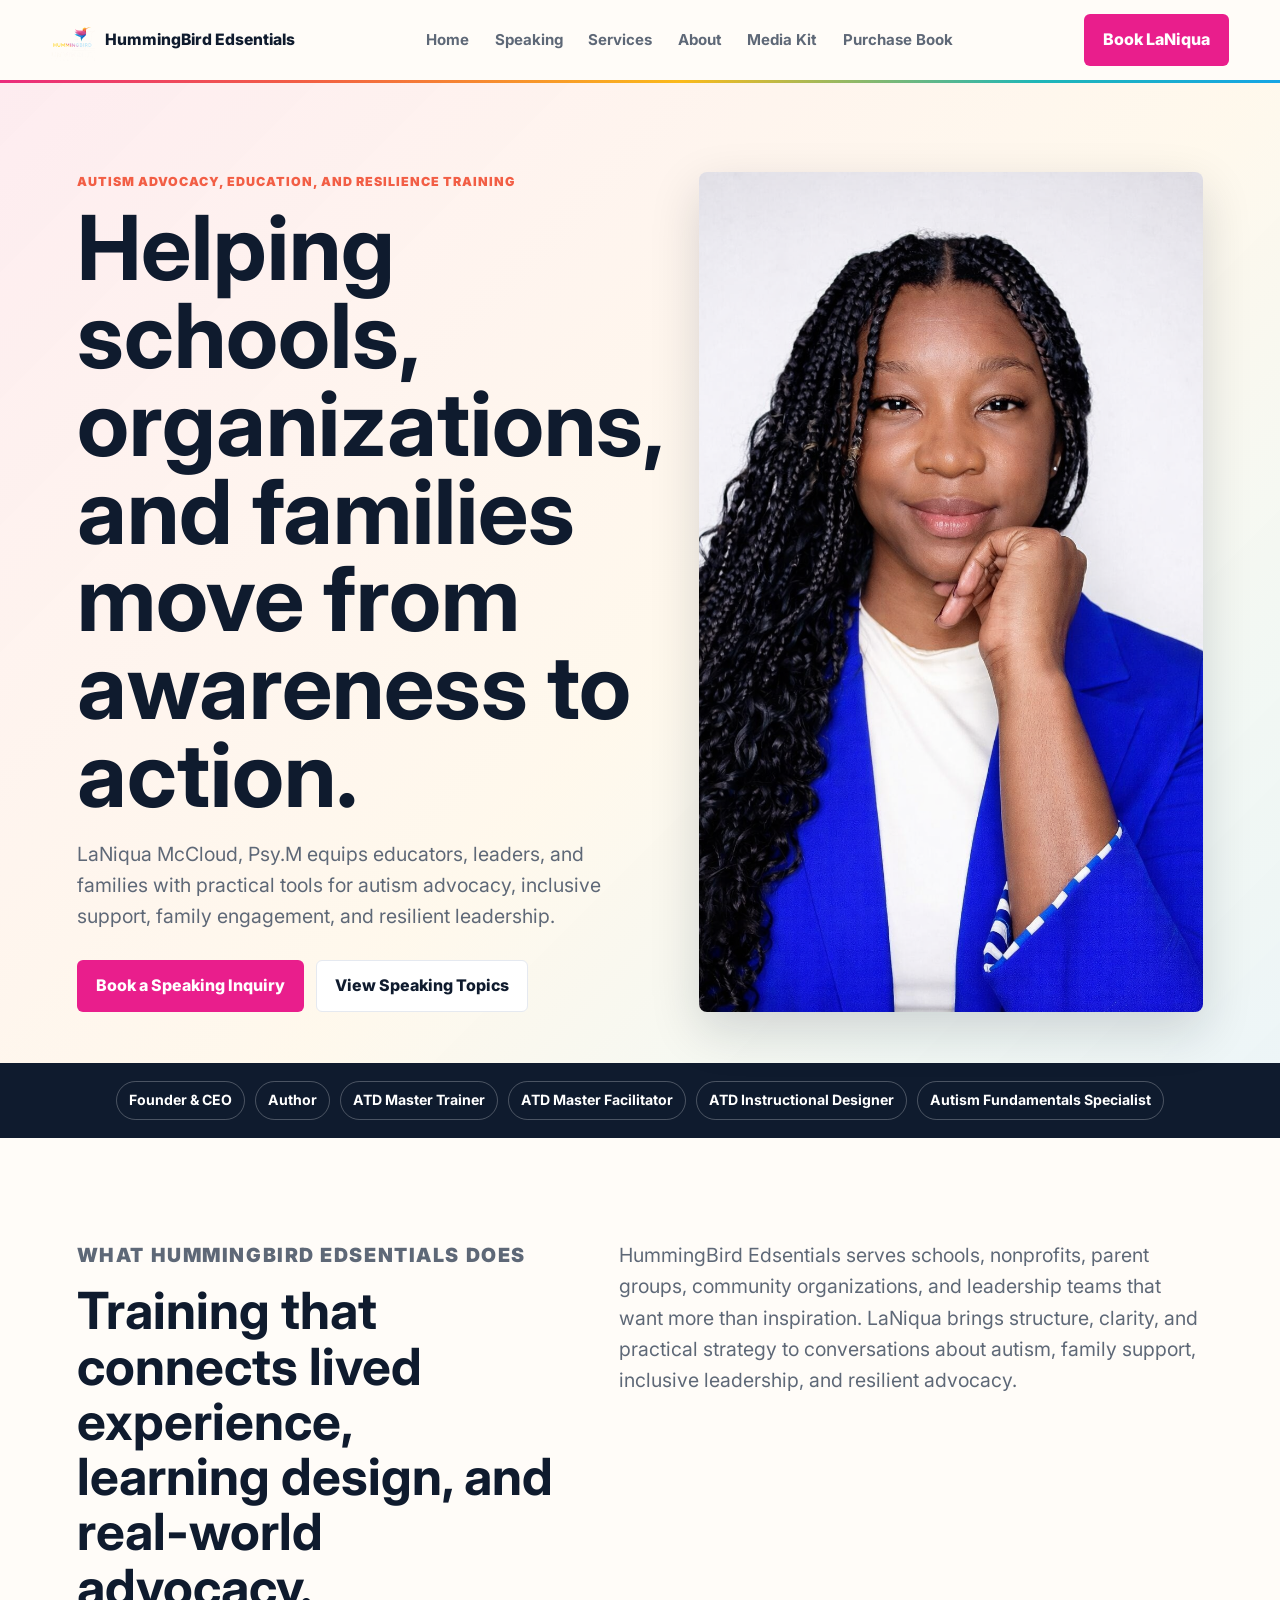
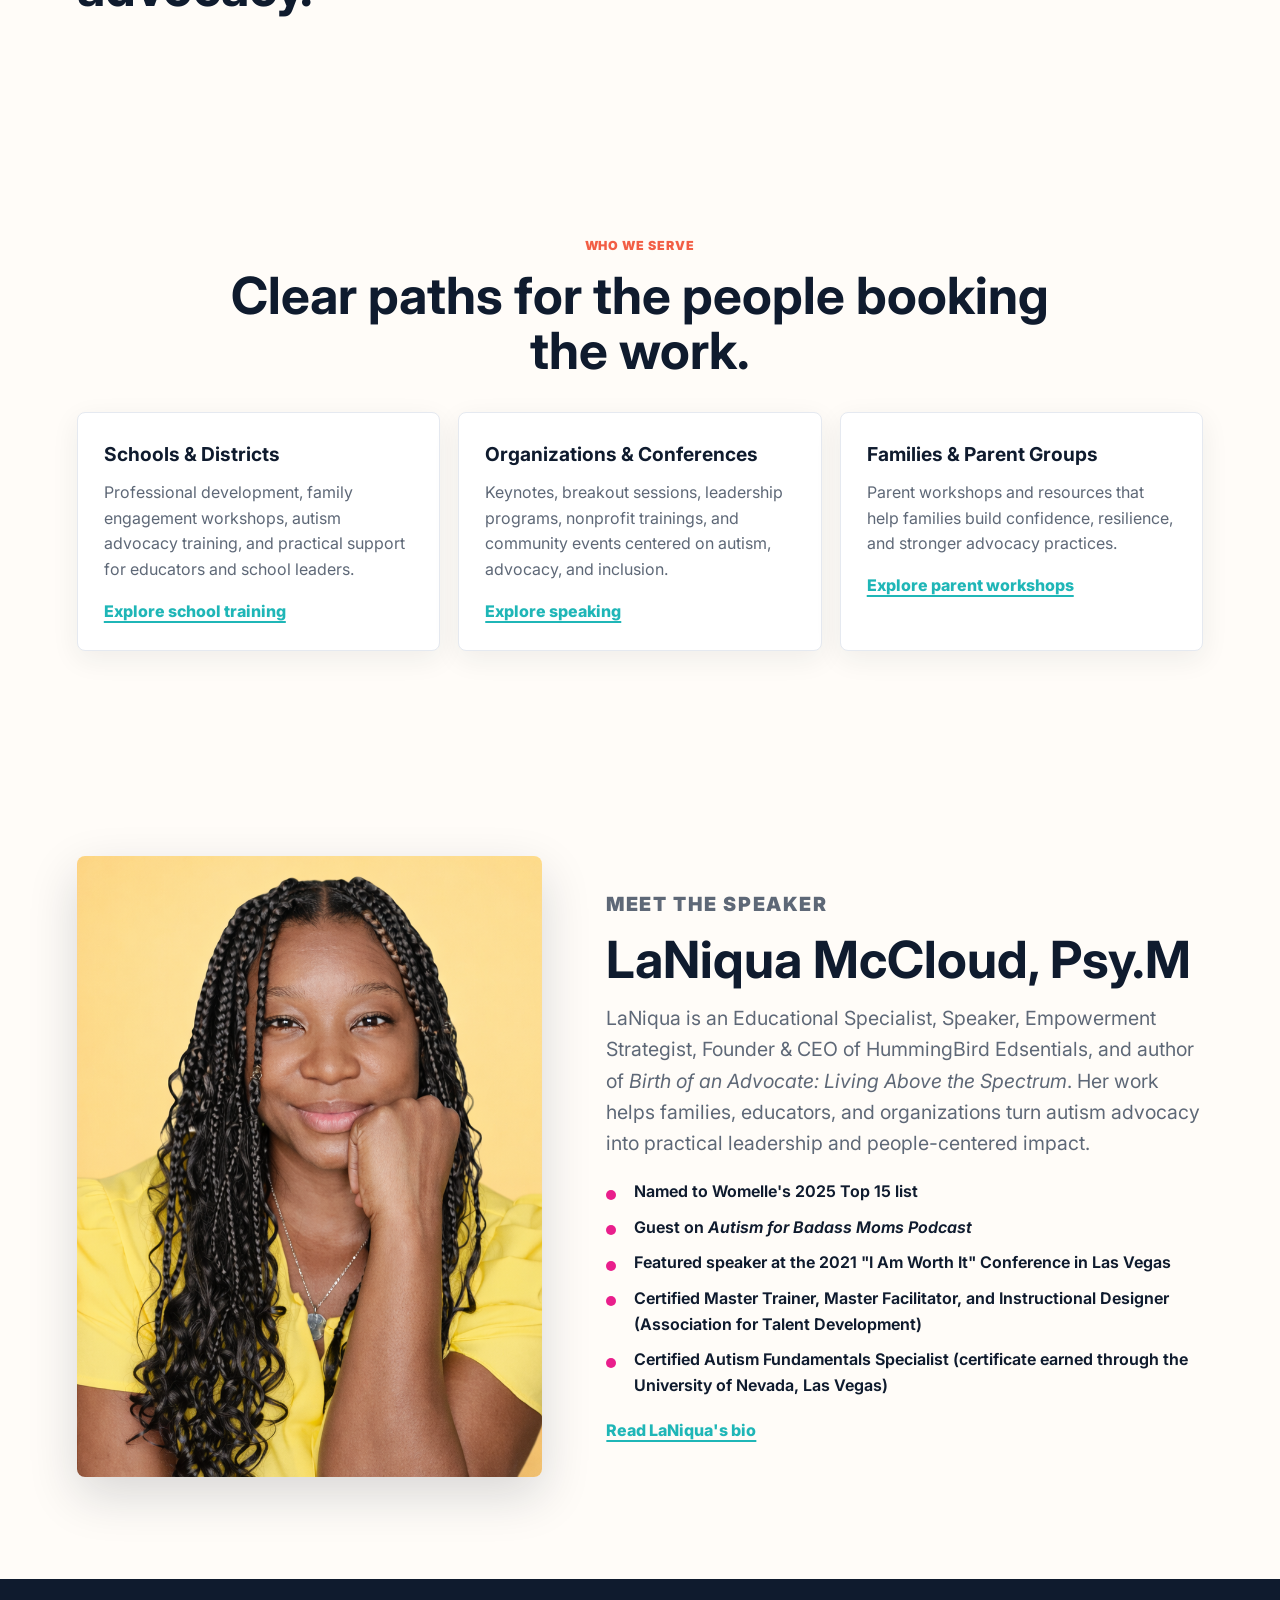
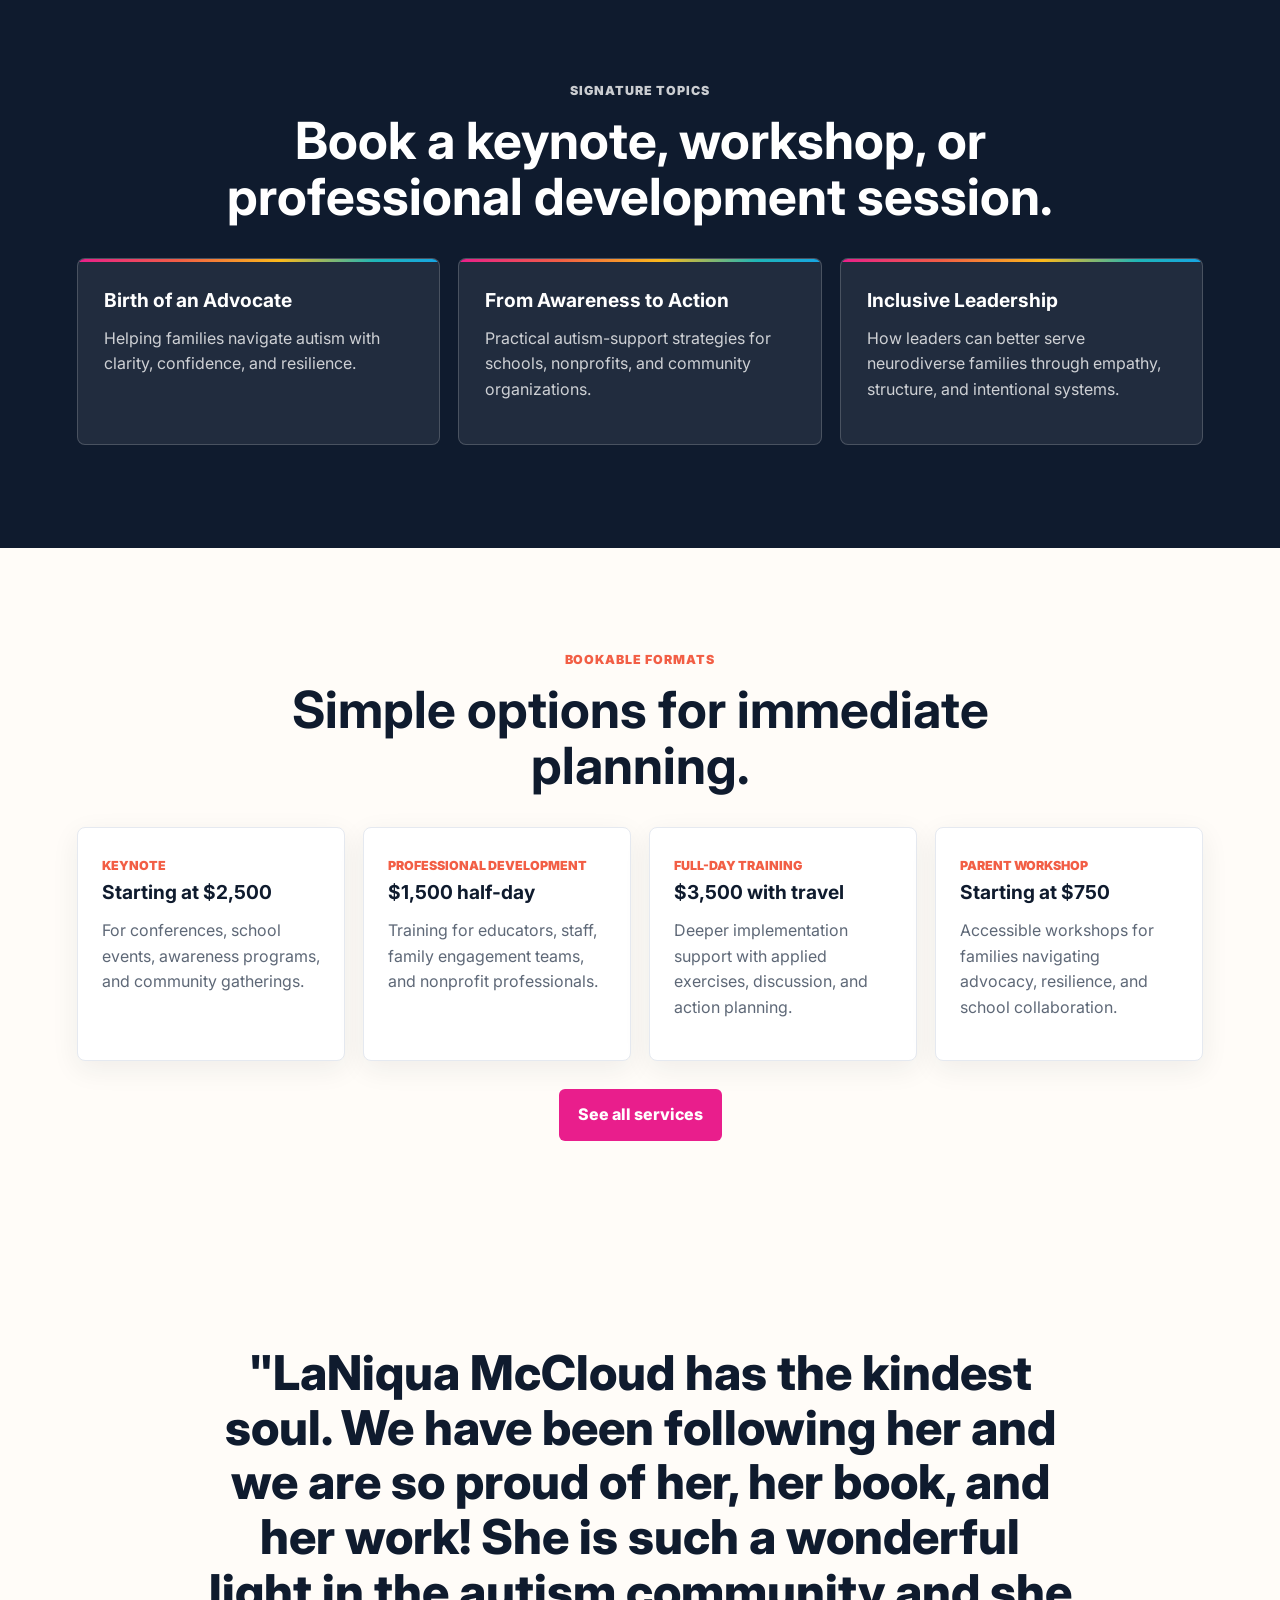
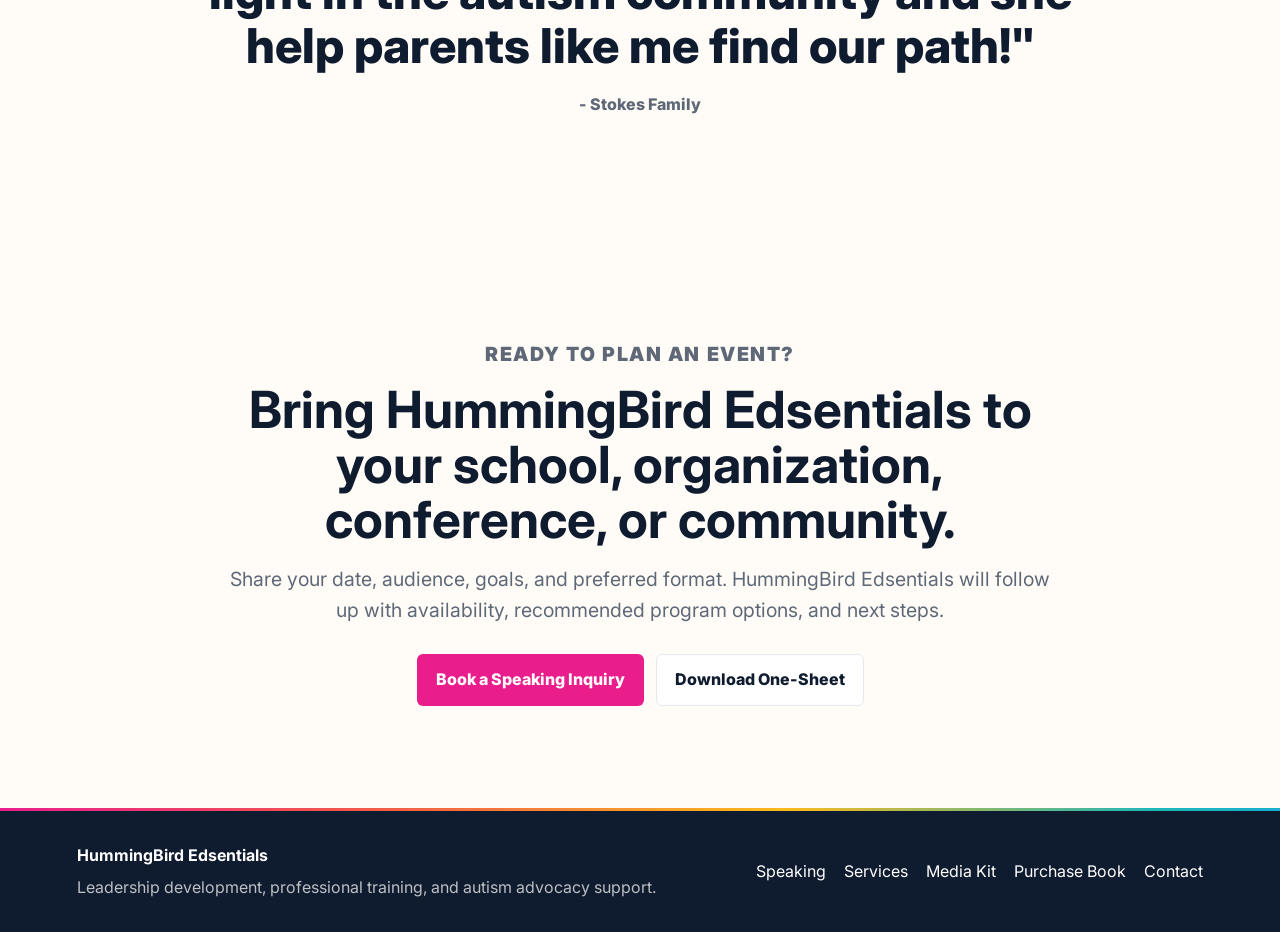
<file: index.html>
<!DOCTYPE html>
<html lang="en">
<head>
  <meta charset="UTF-8" />
  <meta name="viewport" content="width=device-width, initial-scale=1.0" />
  <meta name="description" content="HummingBird Edsentials helps schools, organizations, and families turn autism advocacy into practical leadership, resilience, and inclusive support systems." />
  <title>HummingBird Edsentials | Autism Advocacy, Education & Leadership Training</title>
  <link rel="preconnect" href="https://fonts.googleapis.com" />
  <link rel="preconnect" href="https://fonts.gstatic.com" crossorigin />
  <link href="https://fonts.googleapis.com/css2?family=Inter:wght@400;500;600;700;800&display=swap" rel="stylesheet" />
  <link rel="stylesheet" href="assets/css/style.css" />
</head>
<body>
  <header class="site-header">
    <a class="brand" href="./" aria-label="HummingBird Edsentials home">
      <img src="assets/images/logos/logo_01.PNG" alt="HummingBird Edsentials logo" />
      <span>HummingBird Edsentials</span>
    </a>
    <nav class="site-nav" aria-label="Primary navigation">
      <a href="./">Home</a>
      <a href="speaking/">Speaking</a>
      <a href="services/">Services</a>
      <a href="about.html">About</a>
      <a href="media-kit/">Media Kit</a>
      <a href="https://www.amazon.com/dp/B0D9DZ9Z6B" target="_blank" rel="noopener">Purchase Book</a>
    </nav>
    <a class="nav-cta" href="https://calendly.com/hummingbirdedsentials" target="_blank" rel="noopener">Book LaNiqua</a>
  </header>

  <main>
    <section class="hero">
      <div class="hero-copy">
        <p class="eyebrow">Autism advocacy, education, and resilience training</p>
        <h1>Helping schools, organizations, and families move from awareness to action.</h1>
        <p class="lede">LaNiqua McCloud, Psy.M equips educators, leaders, and families with practical tools for autism advocacy, inclusive support, family engagement, and resilient leadership.</p>
        <div class="hero-actions">
          <a class="btn btn-primary" href="https://calendly.com/hummingbirdedsentials" target="_blank" rel="noopener">Book a Speaking Inquiry</a>
          <a class="btn btn-secondary" href="speaking/">View Speaking Topics</a>
        </div>
      </div>
      <div class="hero-media" aria-label="LaNiqua McCloud speaker portrait">
        <img src="assets/images/headshots/lani_01.PNG" alt="LaNiqua McCloud" />
      </div>
    </section>

    <section class="cred-strip" aria-label="Credentials">
      <span>Founder & CEO</span>
      <span>Author</span>
      <span>ATD Master Trainer</span>
      <span>ATD Master Facilitator</span>
      <span>ATD Instructional Designer</span>
      <span>Autism Fundamentals Specialist</span>
    </section>

    <section class="section intro-grid">
      <div>
        <p class="eyebrow">What HummingBird Edsentials does</p>
        <h2>Training that connects lived experience, learning design, and real-world advocacy.</h2>
      </div>
      <p>HummingBird Edsentials serves schools, nonprofits, parent groups, community organizations, and leadership teams that want more than inspiration. LaNiqua brings structure, clarity, and practical strategy to conversations about autism, family support, inclusive leadership, and resilient advocacy.</p>
    </section>

    <section class="section audience-section" aria-label="Audience paths">
      <div class="section-heading">
        <p class="eyebrow">Who we serve</p>
        <h2>Clear paths for the people booking the work.</h2>
      </div>
      <div class="card-grid three">
        <article class="feature-card">
          <h3>Schools & Districts</h3>
          <p>Professional development, family engagement workshops, autism advocacy training, and practical support for educators and school leaders.</p>
          <a href="services/#schools">Explore school training</a>
        </article>
        <article class="feature-card">
          <h3>Organizations & Conferences</h3>
          <p>Keynotes, breakout sessions, leadership programs, nonprofit trainings, and community events centered on autism, advocacy, and inclusion.</p>
          <a href="speaking/">Explore speaking</a>
        </article>
        <article class="feature-card">
          <h3>Families & Parent Groups</h3>
          <p>Parent workshops and resources that help families build confidence, resilience, and stronger advocacy practices.</p>
          <a href="services/#families">Explore parent workshops</a>
        </article>
      </div>
    </section>

    <section class="section split-section">
      <div class="image-panel">
        <img src="assets/images/headshots/lani_02.PNG" alt="LaNiqua McCloud smiling" />
      </div>
      <div class="content-panel">
        <p class="eyebrow">Meet the speaker</p>
        <h2>LaNiqua McCloud, Psy.M</h2>
        <p>LaNiqua is an Educational Specialist, Speaker, Empowerment Strategist, Founder & CEO of HummingBird Edsentials, and author of <em>Birth of an Advocate: Living Above the Spectrum</em>. Her work helps families, educators, and organizations turn autism advocacy into practical leadership and people-centered impact.</p>
        <ul class="check-list">
          <li>Named to Womelle's 2025 Top 15 list</li>
          <li>Guest on <em>Autism for Badass Moms Podcast</em></li>
          <li>Featured speaker at the 2021 "I Am Worth It" Conference in Las Vegas</li>
          <li>Certified Master Trainer, Master Facilitator, and Instructional Designer (Association for Talent Development)</li>
          <li>Certified Autism Fundamentals Specialist (certificate earned through the University of Nevada, Las Vegas)</li>
        </ul>
        <a class="text-link" href="about.html">Read LaNiqua's bio</a>
      </div>
    </section>

    <section class="section dark-band">
      <div class="section-heading">
        <p class="eyebrow">Signature topics</p>
        <h2>Book a keynote, workshop, or professional development session.</h2>
      </div>
      <div class="topic-list">
        <article>
          <h3>Birth of an Advocate</h3>
          <p>Helping families navigate autism with clarity, confidence, and resilience.</p>
        </article>
        <article>
          <h3>From Awareness to Action</h3>
          <p>Practical autism-support strategies for schools, nonprofits, and community organizations.</p>
        </article>
        <article>
          <h3>Inclusive Leadership</h3>
          <p>How leaders can better serve neurodiverse families through empathy, structure, and intentional systems.</p>
        </article>
      </div>
    </section>

    <section class="section offers-preview">
      <div class="section-heading">
        <p class="eyebrow">Bookable formats</p>
        <h2>Simple options for immediate planning.</h2>
      </div>
      <div class="pricing-grid">
        <article class="price-card">
          <span>Keynote</span>
          <h3>Starting at $2,500</h3>
          <p>For conferences, school events, awareness programs, and community gatherings.</p>
        </article>
        <article class="price-card">
          <span>Professional Development</span>
          <h3>$1,500 half-day</h3>
          <p>Training for educators, staff, family engagement teams, and nonprofit professionals.</p>
        </article>
        <article class="price-card">
          <span>Full-Day Training</span>
          <h3>$3,500 with travel</h3>
          <p>Deeper implementation support with applied exercises, discussion, and action planning.</p>
        </article>
        <article class="price-card">
          <span>Parent Workshop</span>
          <h3>Starting at $750</h3>
          <p>Accessible workshops for families navigating advocacy, resilience, and school collaboration.</p>
        </article>
      </div>
      <div class="center-actions">
        <a class="btn btn-primary" href="services/">See all services</a>
      </div>
    </section>

    <section class="section testimonial-section">
      <blockquote>
        "LaNiqua McCloud has the kindest soul. We have been following her and we are so proud of her, her book, and her work! She is such a wonderful light in the autism community and she help parents like me find our path!"
      </blockquote>
      <p>- Stokes Family</p>
    </section>

    <section class="section final-cta">
      <p class="eyebrow">Ready to plan an event?</p>
      <h2>Bring HummingBird Edsentials to your school, organization, conference, or community.</h2>
      <p>Share your date, audience, goals, and preferred format. HummingBird Edsentials will follow up with availability, recommended program options, and next steps.</p>
      <div class="hero-actions">
        <a class="btn btn-primary" href="https://calendly.com/hummingbirdedsentials" target="_blank" rel="noopener">Book a Speaking Inquiry</a>
        <a class="btn btn-secondary" href="assets/downloads/laniqua-mccloud-speaker-one-sheet.html">Download One-Sheet</a>
      </div>
    </section>
  </main>

  <footer class="site-footer">
    <div>
      <strong>HummingBird Edsentials</strong>
      <p>Leadership development, professional training, and autism advocacy support.</p>
    </div>
    <div class="footer-links">
      <a href="speaking/">Speaking</a>
      <a href="services/">Services</a>
      <a href="media-kit/">Media Kit</a>
      <a href="https://www.amazon.com/dp/B0D9DZ9Z6B" target="_blank" rel="noopener">Purchase Book</a>
      <a href="https://calendly.com/hummingbirdedsentials" target="_blank" rel="noopener">Contact</a>
    </div>
  </footer>
</body>
</html>
</file>
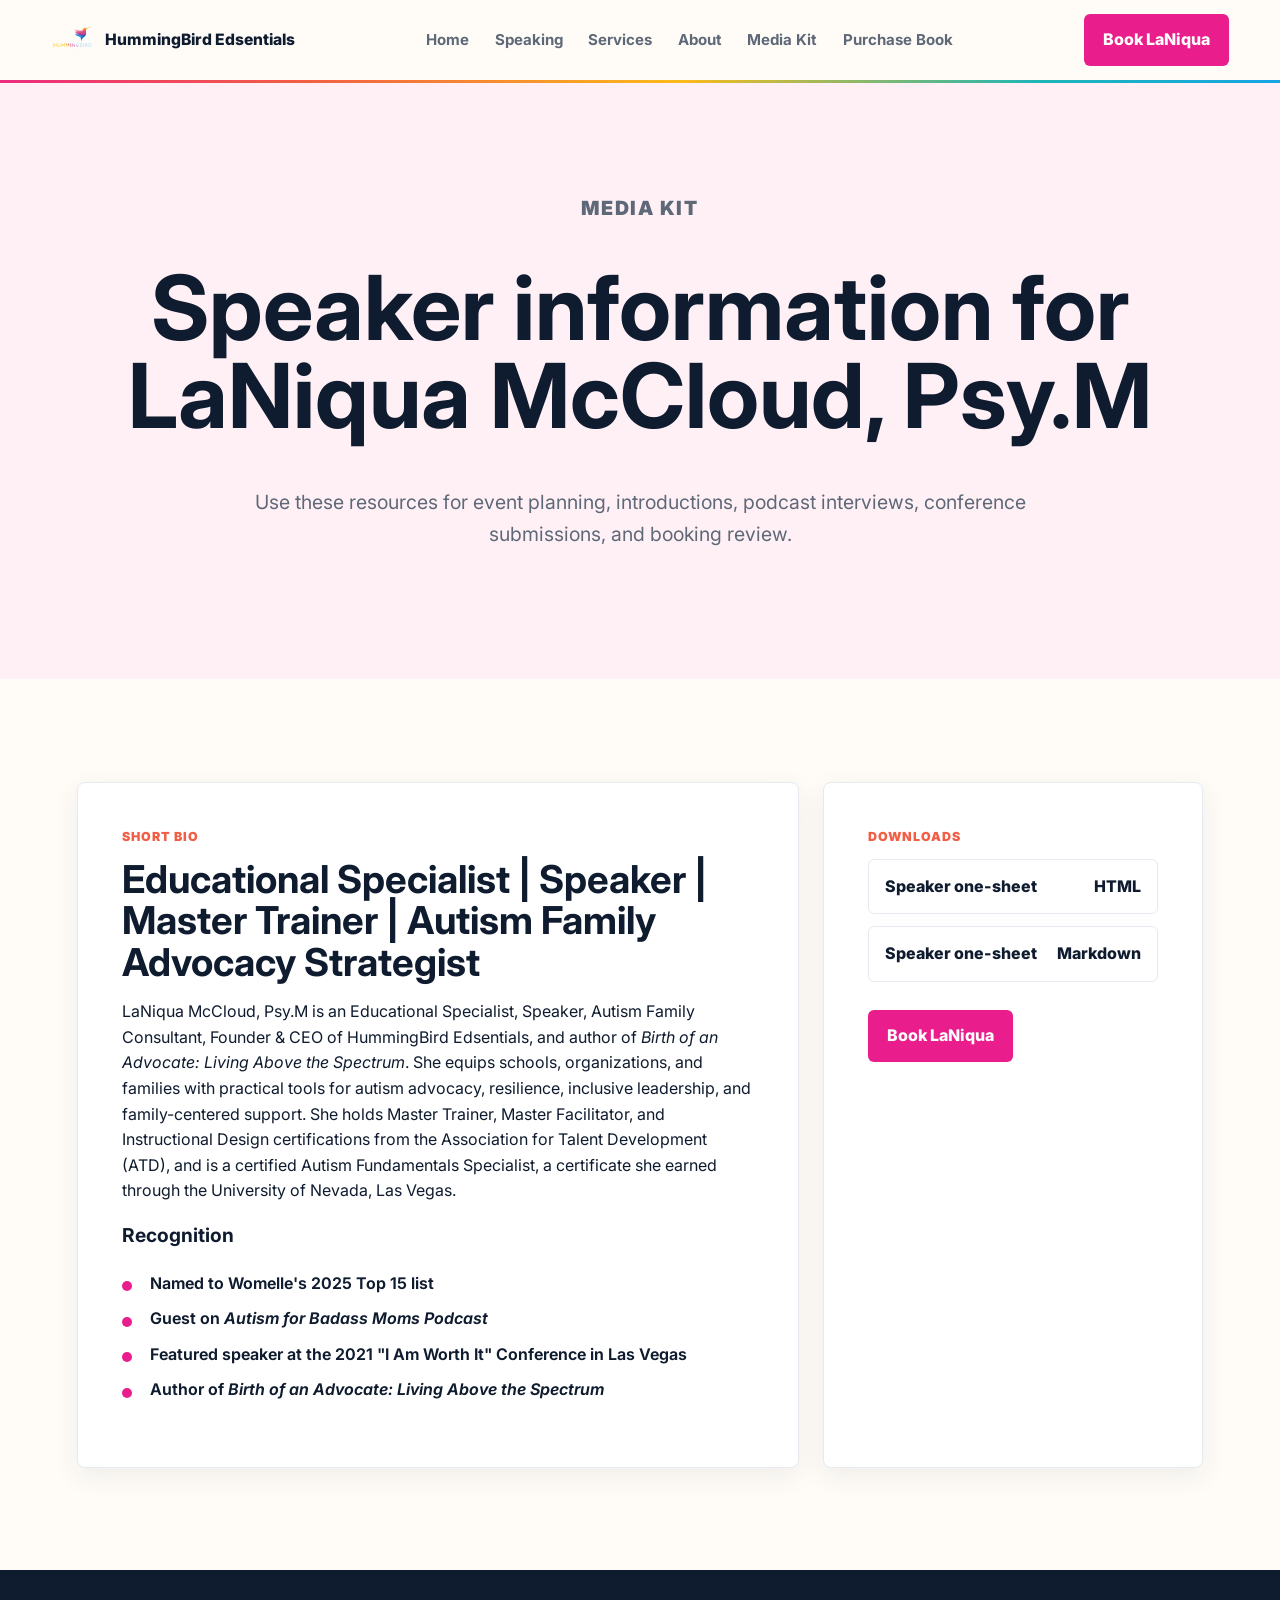
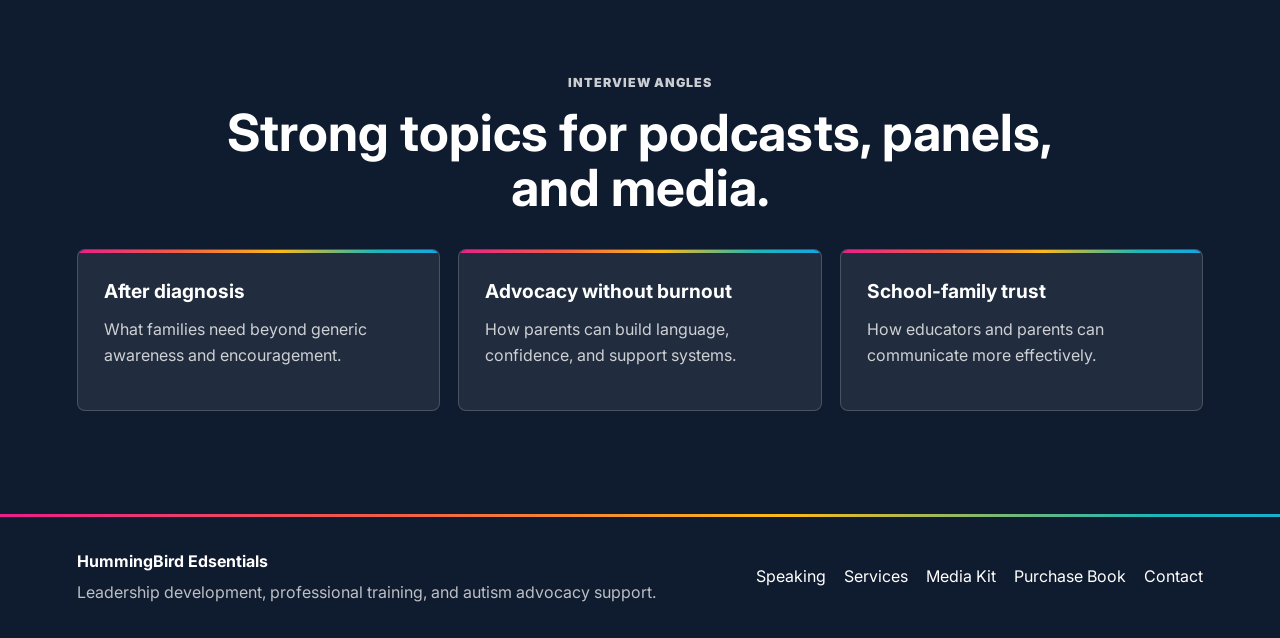
<file: media-kit/index.html>
<!DOCTYPE html>
<html lang="en">
<head>
  <meta charset="UTF-8" />
  <meta name="viewport" content="width=device-width, initial-scale=1.0" />
  <meta name="description" content="Media kit and speaker information for LaNiqua McCloud, Psy.M and HummingBird Edsentials." />
  <title>Media Kit | HummingBird Edsentials</title>
  <link rel="preconnect" href="https://fonts.googleapis.com" />
  <link rel="preconnect" href="https://fonts.gstatic.com" crossorigin />
  <link href="https://fonts.googleapis.com/css2?family=Inter:wght@400;500;600;700;800&display=swap" rel="stylesheet" />
  <link rel="stylesheet" href="../assets/css/style.css" />
</head>
<body>
  <header class="site-header">
    <a class="brand" href="../" aria-label="HummingBird Edsentials home">
      <img src="../assets/images/logos/logo_01.PNG" alt="HummingBird Edsentials logo" />
      <span>HummingBird Edsentials</span>
    </a>
    <nav class="site-nav" aria-label="Primary navigation">
      <a href="../">Home</a>
      <a href="../speaking/">Speaking</a>
      <a href="../services/">Services</a>
      <a href="../about.html">About</a>
      <a href="./">Media Kit</a>
      <a href="https://www.amazon.com/dp/B0D9DZ9Z6B" target="_blank" rel="noopener">Purchase Book</a>
    </nav>
    <a class="nav-cta" href="https://calendly.com/hummingbirdedsentials" target="_blank" rel="noopener">Book LaNiqua</a>
  </header>

  <main>
    <section class="page-hero compact">
      <p class="eyebrow">Media kit</p>
      <h1>Speaker information for LaNiqua McCloud, Psy.M</h1>
      <p>Use these resources for event planning, introductions, podcast interviews, conference submissions, and booking review.</p>
    </section>

    <section class="section media-kit-grid">
      <div class="one-sheet-card">
        <p class="eyebrow">Short bio</p>
        <h2>Educational Specialist | Speaker | Master Trainer | Autism Family Advocacy Strategist</h2>
        <p>LaNiqua McCloud, Psy.M is an Educational Specialist, Speaker, Autism Family Consultant, Founder & CEO of HummingBird Edsentials, and author of <em>Birth of an Advocate: Living Above the Spectrum</em>. She equips schools, organizations, and families with practical tools for autism advocacy, resilience, inclusive leadership, and family-centered support. She holds Master Trainer, Master Facilitator, and Instructional Design certifications from the Association for Talent Development (ATD), and is a certified Autism Fundamentals Specialist, a certificate she earned through the University of Nevada, Las Vegas.</p>
        <h3>Recognition</h3>
        <ul class="check-list">
          <li>Named to Womelle's 2025 Top 15 list</li>
          <li>Guest on <em>Autism for Badass Moms Podcast</em></li>
          <li>Featured speaker at the 2021 "I Am Worth It" Conference in Las Vegas</li>
          <li>Author of <em>Birth of an Advocate: Living Above the Spectrum</em></li>
        </ul>
      </div>
      <aside class="one-sheet-card">
        <p class="eyebrow">Downloads</p>
        <div class="download-list">
          <a href="../assets/downloads/laniqua-mccloud-speaker-one-sheet.html">Speaker one-sheet <span>HTML</span></a>
          <a href="../assets/downloads/laniqua-mccloud-speaker-one-sheet.md">Speaker one-sheet <span>Markdown</span></a>
        </div>
        <div class="hero-actions">
          <a class="btn btn-primary" href="https://calendly.com/hummingbirdedsentials" target="_blank" rel="noopener">Book LaNiqua</a>
        </div>
      </aside>
    </section>

    <section class="section dark-band">
      <div class="section-heading">
        <p class="eyebrow">Interview angles</p>
        <h2>Strong topics for podcasts, panels, and media.</h2>
      </div>
      <div class="topic-list">
        <article>
          <h3>After diagnosis</h3>
          <p>What families need beyond generic awareness and encouragement.</p>
        </article>
        <article>
          <h3>Advocacy without burnout</h3>
          <p>How parents can build language, confidence, and support systems.</p>
        </article>
        <article>
          <h3>School-family trust</h3>
          <p>How educators and parents can communicate more effectively.</p>
        </article>
      </div>
    </section>
  </main>

  <footer class="site-footer">
    <div>
      <strong>HummingBird Edsentials</strong>
      <p>Leadership development, professional training, and autism advocacy support.</p>
    </div>
    <div class="footer-links">
      <a href="../speaking/">Speaking</a>
      <a href="../services/">Services</a>
      <a href="./">Media Kit</a>
      <a href="https://www.amazon.com/dp/B0D9DZ9Z6B" target="_blank" rel="noopener">Purchase Book</a>
      <a href="https://calendly.com/hummingbirdedsentials" target="_blank" rel="noopener">Contact</a>
    </div>
  </footer>
</body>
</html>
</file>
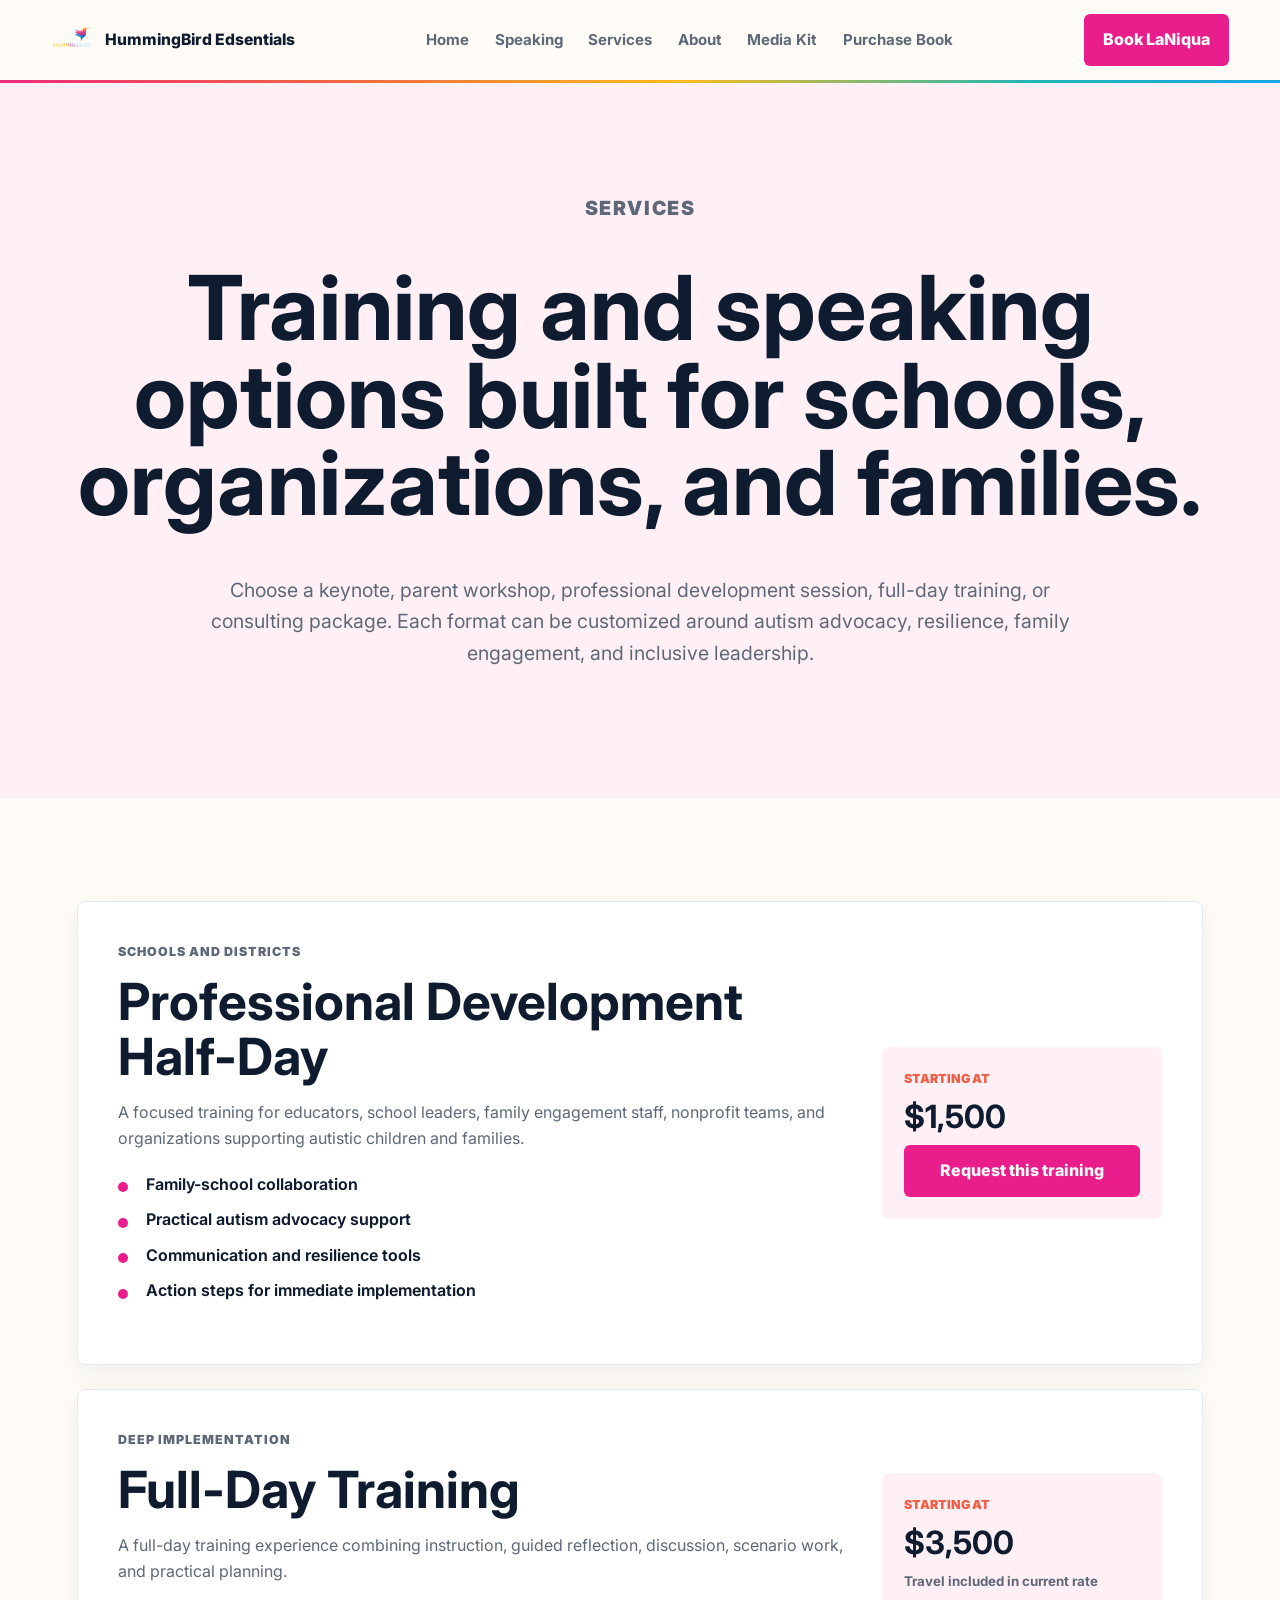
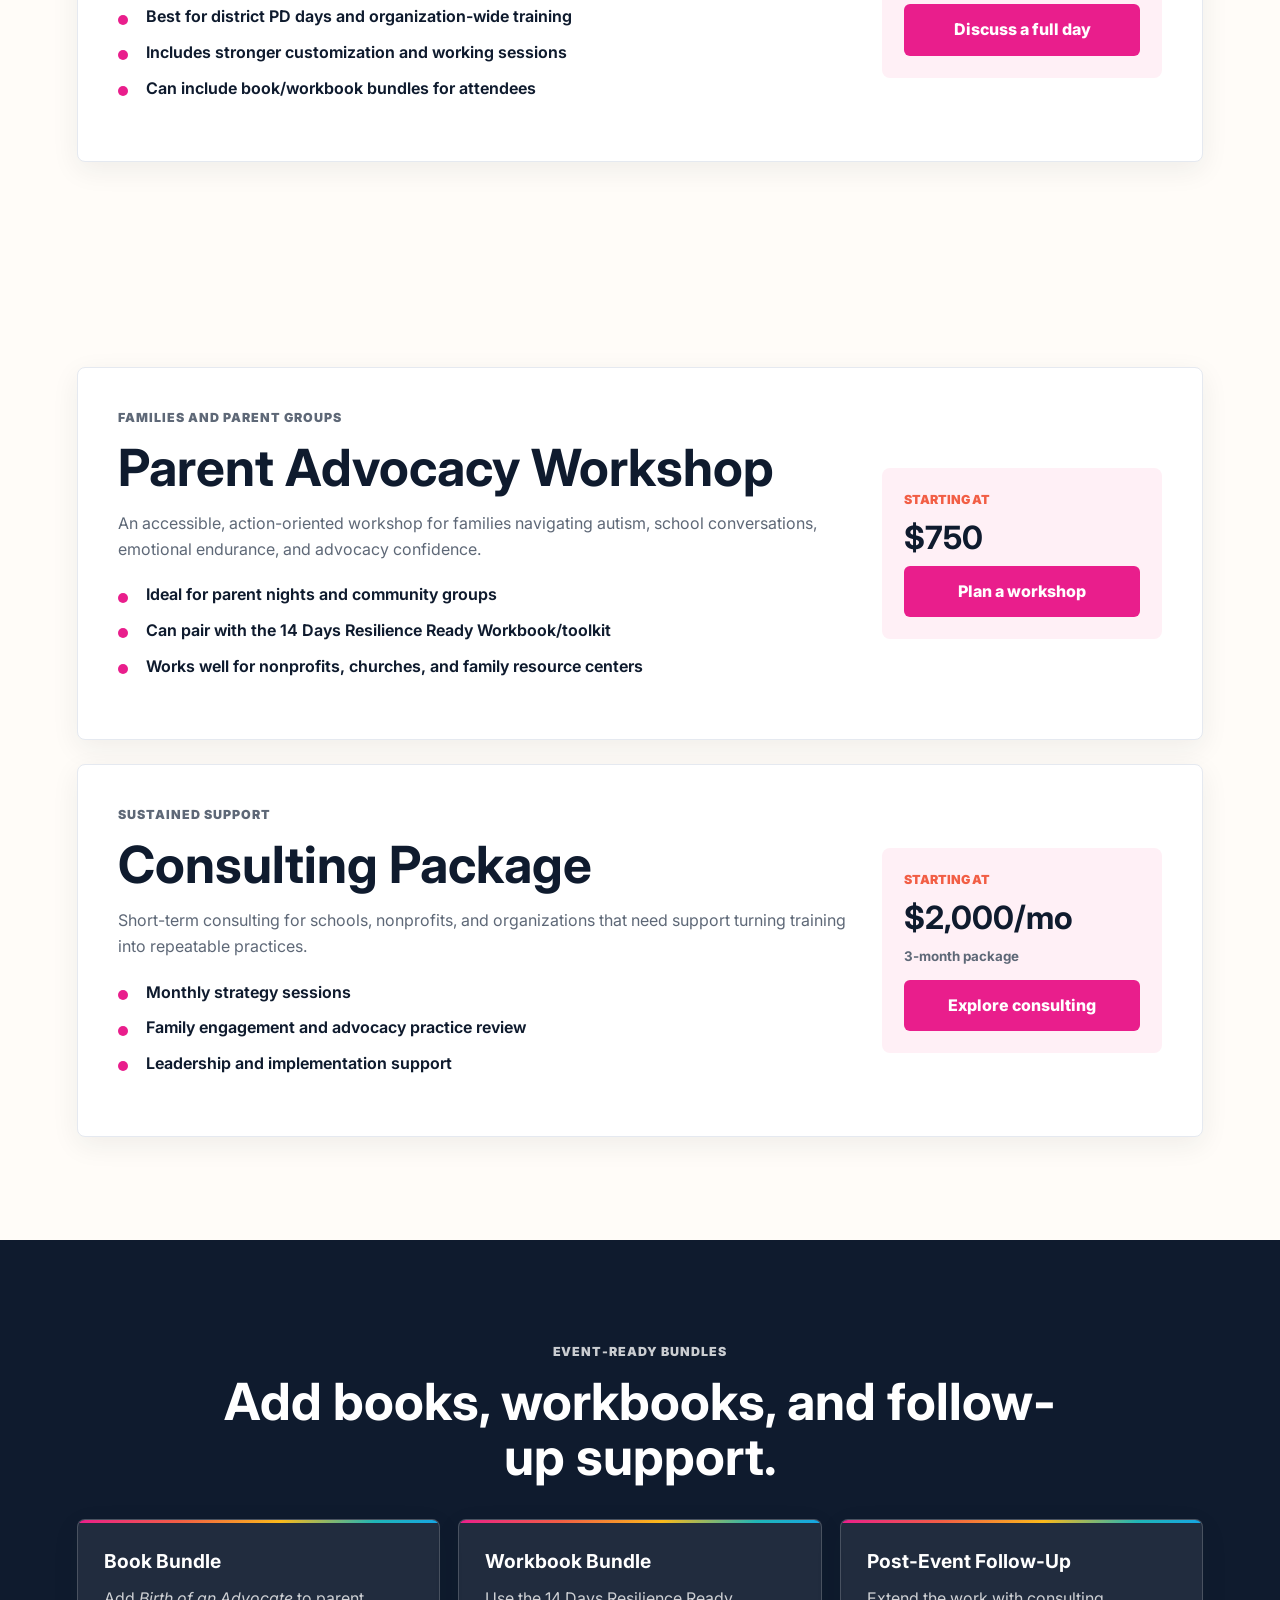
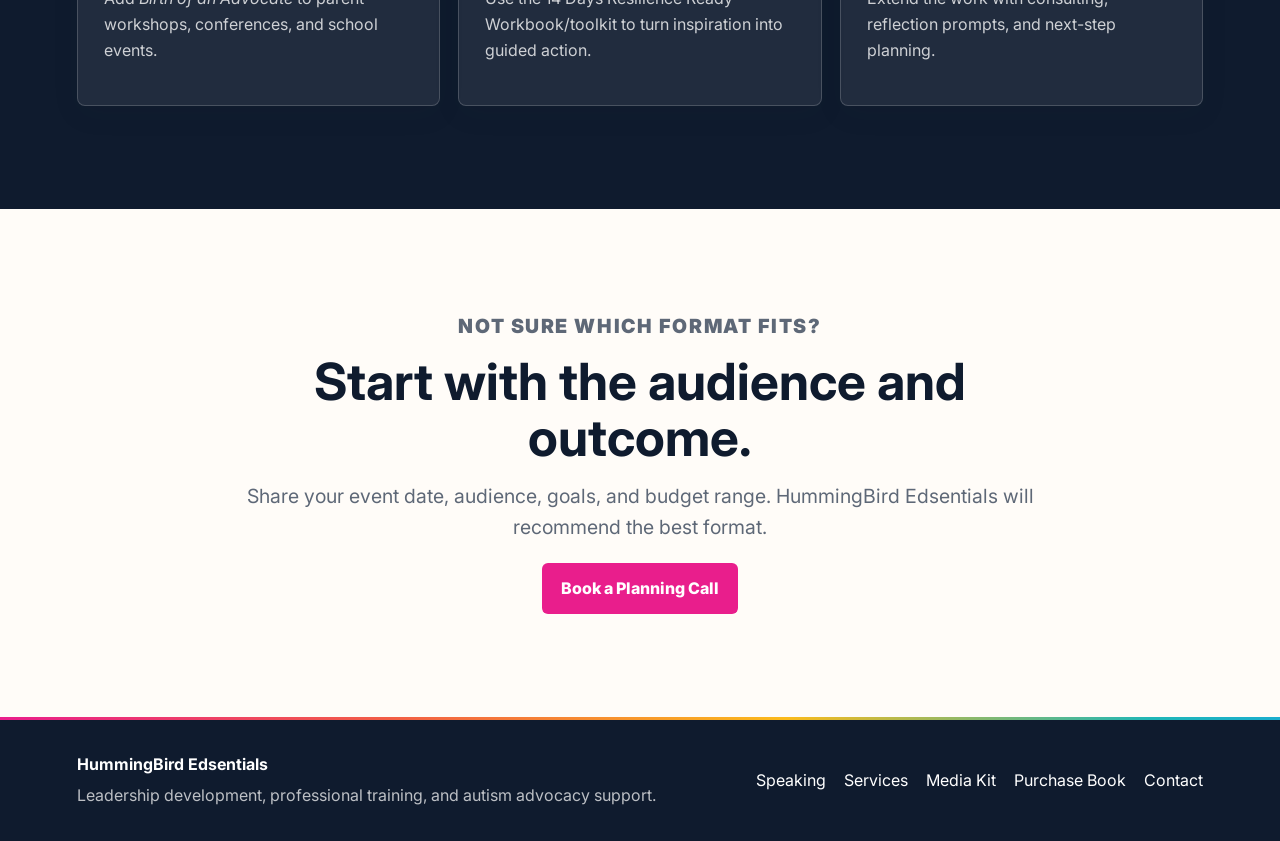
<file: services/index.html>
<!DOCTYPE html>
<html lang="en">
<head>
  <meta charset="UTF-8" />
  <meta name="viewport" content="width=device-width, initial-scale=1.0" />
  <meta name="description" content="Explore HummingBird Edsentials keynotes, professional development, parent workshops, consulting, and book/workbook bundles." />
  <title>Services | HummingBird Edsentials</title>
  <link rel="preconnect" href="https://fonts.googleapis.com" />
  <link rel="preconnect" href="https://fonts.gstatic.com" crossorigin />
  <link href="https://fonts.googleapis.com/css2?family=Inter:wght@400;500;600;700;800&display=swap" rel="stylesheet" />
  <link rel="stylesheet" href="../assets/css/style.css" />
</head>
<body>
  <header class="site-header">
    <a class="brand" href="../" aria-label="HummingBird Edsentials home">
      <img src="../assets/images/logos/logo_01.PNG" alt="HummingBird Edsentials logo" />
      <span>HummingBird Edsentials</span>
    </a>
    <nav class="site-nav" aria-label="Primary navigation">
      <a href="../">Home</a>
      <a href="../speaking/">Speaking</a>
      <a href="./">Services</a>
      <a href="../about.html">About</a>
      <a href="../media-kit/">Media Kit</a>
      <a href="https://www.amazon.com/dp/B0D9DZ9Z6B" target="_blank" rel="noopener">Purchase Book</a>
    </nav>
    <a class="nav-cta" href="https://calendly.com/hummingbirdedsentials" target="_blank" rel="noopener">Book LaNiqua</a>
  </header>

  <main>
    <section class="page-hero compact">
      <p class="eyebrow">Services</p>
      <h1>Training and speaking options built for schools, organizations, and families.</h1>
      <p>Choose a keynote, parent workshop, professional development session, full-day training, or consulting package. Each format can be customized around autism advocacy, resilience, family engagement, and inclusive leadership.</p>
    </section>

    <section class="section service-list" id="schools">
      <article class="service-row">
        <div>
          <p class="eyebrow">Schools and districts</p>
          <h2>Professional Development Half-Day</h2>
          <p>A focused training for educators, school leaders, family engagement staff, nonprofit teams, and organizations supporting autistic children and families.</p>
          <ul class="check-list">
            <li>Family-school collaboration</li>
            <li>Practical autism advocacy support</li>
            <li>Communication and resilience tools</li>
            <li>Action steps for immediate implementation</li>
          </ul>
        </div>
        <aside class="service-price">
          <span>Starting at</span>
          <strong>$1,500</strong>
          <a class="btn btn-primary" href="https://calendly.com/hummingbirdedsentials" target="_blank" rel="noopener">Request this training</a>
        </aside>
      </article>

      <article class="service-row">
        <div>
          <p class="eyebrow">Deep implementation</p>
          <h2>Full-Day Training</h2>
          <p>A full-day training experience combining instruction, guided reflection, discussion, scenario work, and practical planning.</p>
          <ul class="check-list">
            <li>Best for district PD days and organization-wide training</li>
            <li>Includes stronger customization and working sessions</li>
            <li>Can include book/workbook bundles for attendees</li>
          </ul>
        </div>
        <aside class="service-price">
          <span>Starting at</span>
          <strong>$3,500</strong>
          <small>Travel included in current rate</small>
          <a class="btn btn-primary" href="https://calendly.com/hummingbirdedsentials" target="_blank" rel="noopener">Discuss a full day</a>
        </aside>
      </article>
    </section>

    <section class="section service-list" id="families">
      <article class="service-row">
        <div>
          <p class="eyebrow">Families and parent groups</p>
          <h2>Parent Advocacy Workshop</h2>
          <p>An accessible, action-oriented workshop for families navigating autism, school conversations, emotional endurance, and advocacy confidence.</p>
          <ul class="check-list">
            <li>Ideal for parent nights and community groups</li>
            <li>Can pair with the 14 Days Resilience Ready Workbook/toolkit</li>
            <li>Works well for nonprofits, churches, and family resource centers</li>
          </ul>
        </div>
        <aside class="service-price">
          <span>Starting at</span>
          <strong>$750</strong>
          <a class="btn btn-primary" href="https://calendly.com/hummingbirdedsentials" target="_blank" rel="noopener">Plan a workshop</a>
        </aside>
      </article>

      <article class="service-row">
        <div>
          <p class="eyebrow">Sustained support</p>
          <h2>Consulting Package</h2>
          <p>Short-term consulting for schools, nonprofits, and organizations that need support turning training into repeatable practices.</p>
          <ul class="check-list">
            <li>Monthly strategy sessions</li>
            <li>Family engagement and advocacy practice review</li>
            <li>Leadership and implementation support</li>
          </ul>
        </div>
        <aside class="service-price">
          <span>Starting at</span>
          <strong>$2,000/mo</strong>
          <small>3-month package</small>
          <a class="btn btn-primary" href="https://calendly.com/hummingbirdedsentials" target="_blank" rel="noopener">Explore consulting</a>
        </aside>
      </article>
    </section>

    <section class="section dark-band">
      <div class="section-heading">
        <p class="eyebrow">Event-ready bundles</p>
        <h2>Add books, workbooks, and follow-up support.</h2>
      </div>
      <div class="card-grid three">
        <article class="feature-card dark">
          <h3>Book Bundle</h3>
          <p>Add <em>Birth of an Advocate</em> to parent workshops, conferences, and school events.</p>
        </article>
        <article class="feature-card dark">
          <h3>Workbook Bundle</h3>
          <p>Use the 14 Days Resilience Ready Workbook/toolkit to turn inspiration into guided action.</p>
        </article>
        <article class="feature-card dark">
          <h3>Post-Event Follow-Up</h3>
          <p>Extend the work with consulting, reflection prompts, and next-step planning.</p>
        </article>
      </div>
    </section>

    <section class="section final-cta">
      <p class="eyebrow">Not sure which format fits?</p>
      <h2>Start with the audience and outcome.</h2>
      <p>Share your event date, audience, goals, and budget range. HummingBird Edsentials will recommend the best format.</p>
      <a class="btn btn-primary" href="https://calendly.com/hummingbirdedsentials" target="_blank" rel="noopener">Book a Planning Call</a>
    </section>
  </main>

  <footer class="site-footer">
    <div>
      <strong>HummingBird Edsentials</strong>
      <p>Leadership development, professional training, and autism advocacy support.</p>
    </div>
    <div class="footer-links">
      <a href="../speaking/">Speaking</a>
      <a href="./">Services</a>
      <a href="../media-kit/">Media Kit</a>
      <a href="https://www.amazon.com/dp/B0D9DZ9Z6B" target="_blank" rel="noopener">Purchase Book</a>
      <a href="https://calendly.com/hummingbirdedsentials" target="_blank" rel="noopener">Contact</a>
    </div>
  </footer>
</body>
</html>
</file>
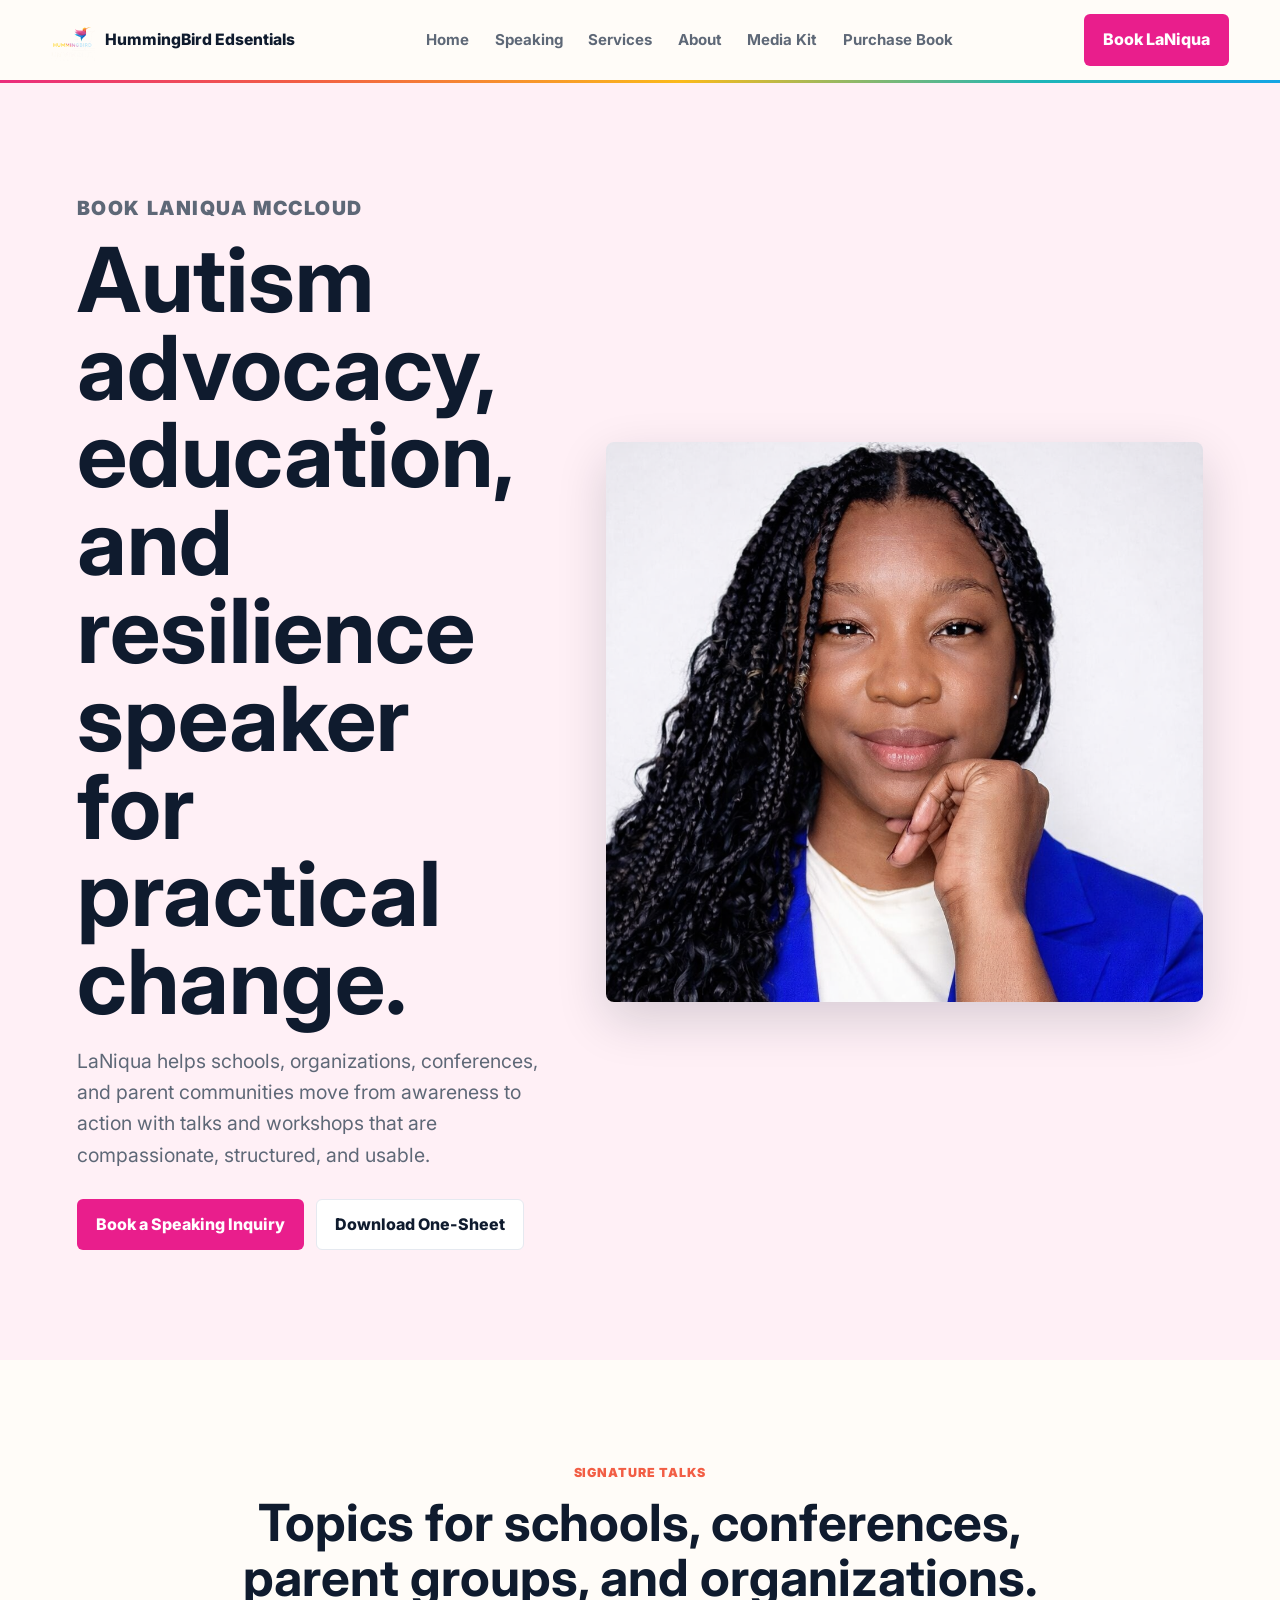
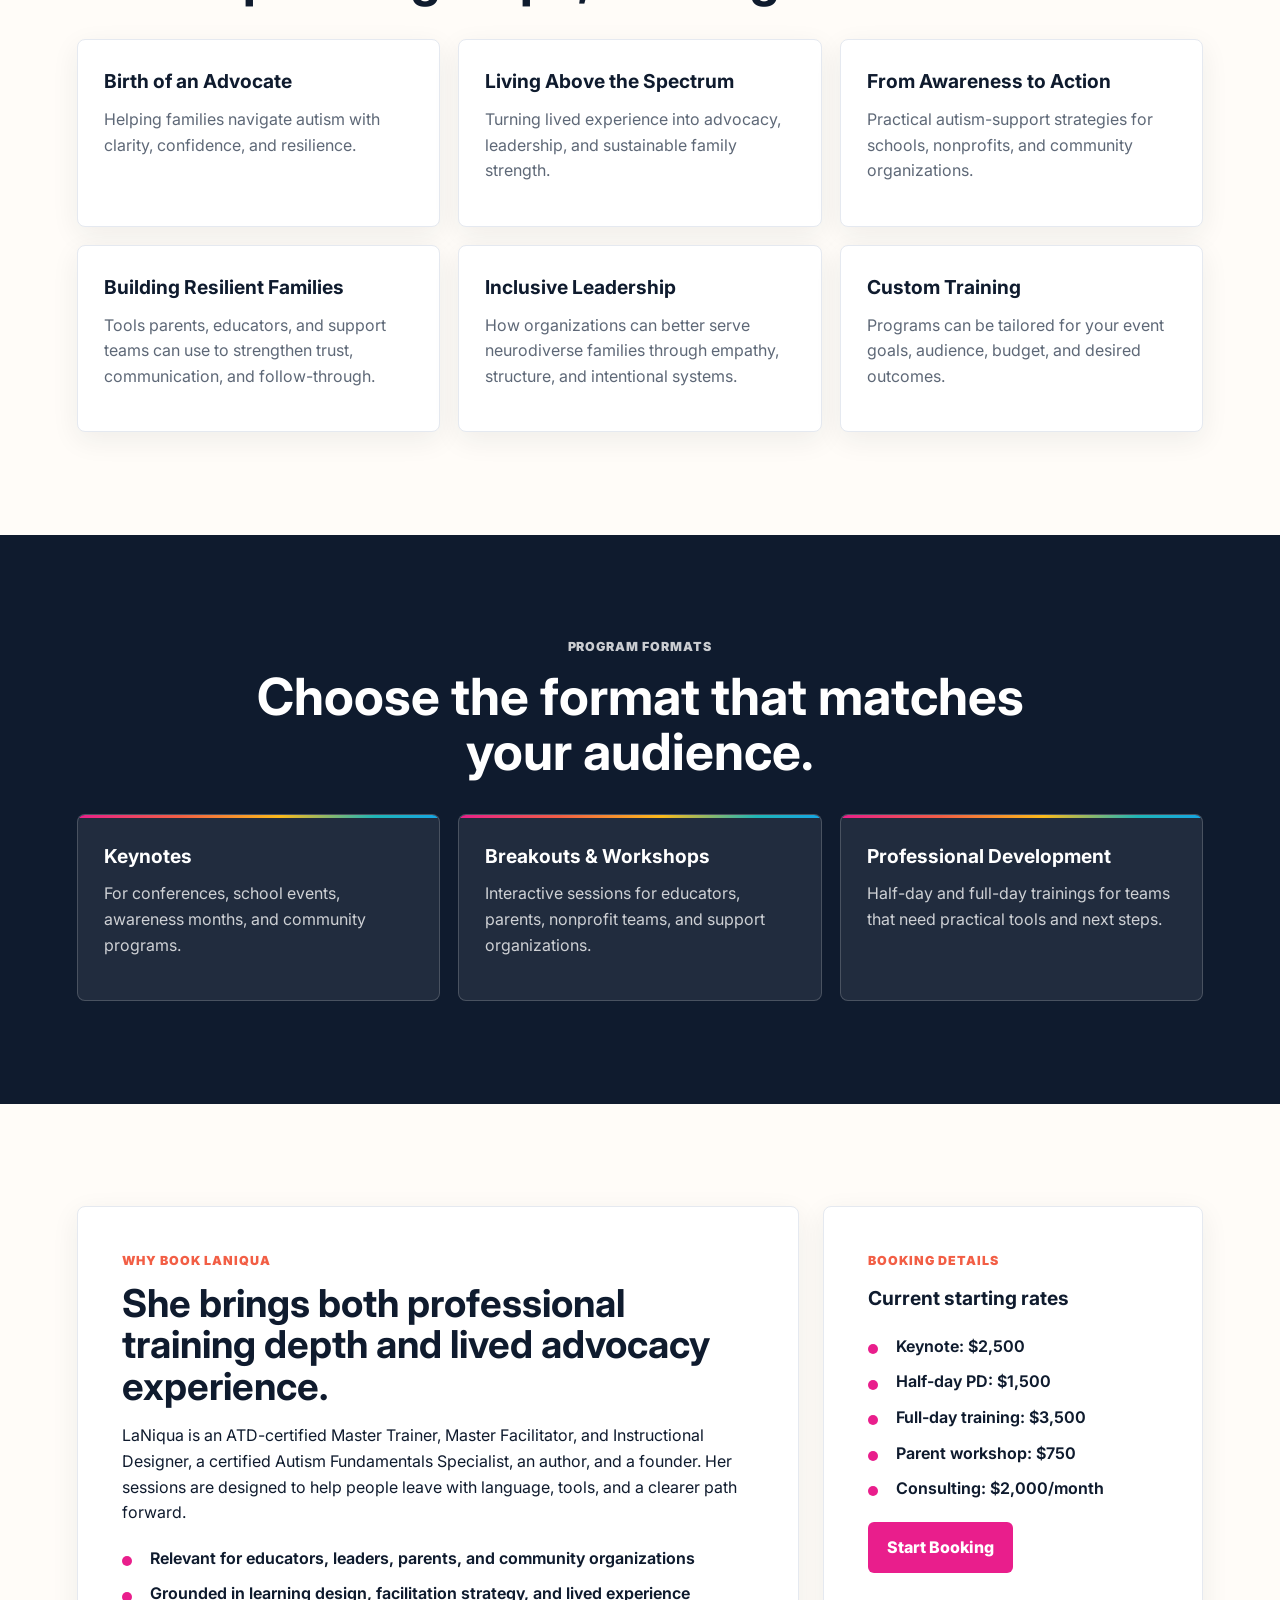
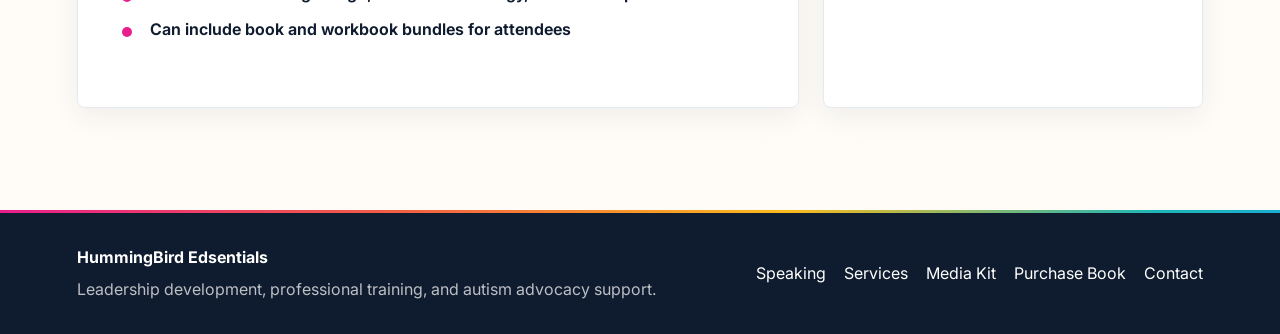
<file: speaking/index.html>
<!DOCTYPE html>
<html lang="en">
<head>
  <meta charset="UTF-8" />
  <meta name="viewport" content="width=device-width, initial-scale=1.0" />
  <meta name="description" content="Book LaNiqua McCloud, Psy.M for autism advocacy, family resilience, education, and inclusive leadership keynotes and workshops." />
  <title>Speaking | LaNiqua McCloud, Psy.M</title>
  <link rel="preconnect" href="https://fonts.googleapis.com" />
  <link rel="preconnect" href="https://fonts.gstatic.com" crossorigin />
  <link href="https://fonts.googleapis.com/css2?family=Inter:wght@400;500;600;700;800&display=swap" rel="stylesheet" />
  <link rel="stylesheet" href="../assets/css/style.css" />
</head>
<body>
  <header class="site-header">
    <a class="brand" href="../" aria-label="HummingBird Edsentials home">
      <img src="../assets/images/logos/logo_01.PNG" alt="HummingBird Edsentials logo" />
      <span>HummingBird Edsentials</span>
    </a>
    <nav class="site-nav" aria-label="Primary navigation">
      <a href="../">Home</a>
      <a href="./">Speaking</a>
      <a href="../services/">Services</a>
      <a href="../about.html">About</a>
      <a href="../media-kit/">Media Kit</a>
      <a href="https://www.amazon.com/dp/B0D9DZ9Z6B" target="_blank" rel="noopener">Purchase Book</a>
    </nav>
    <a class="nav-cta" href="https://calendly.com/hummingbirdedsentials" target="_blank" rel="noopener">Book LaNiqua</a>
  </header>

  <main>
    <section class="page-hero about-hero">
      <div>
        <p class="eyebrow">Book LaNiqua McCloud</p>
        <h1>Autism advocacy, education, and resilience speaker for practical change.</h1>
        <p>LaNiqua helps schools, organizations, conferences, and parent communities move from awareness to action with talks and workshops that are compassionate, structured, and usable.</p>
        <div class="hero-actions">
          <a class="btn btn-primary" href="https://calendly.com/hummingbirdedsentials" target="_blank" rel="noopener">Book a Speaking Inquiry</a>
          <a class="btn btn-secondary" href="../assets/downloads/laniqua-mccloud-speaker-one-sheet.html">Download One-Sheet</a>
        </div>
      </div>
      <img src="../assets/images/headshots/lani_01.PNG" alt="LaNiqua McCloud" />
    </section>

    <section class="section">
      <div class="section-heading">
        <p class="eyebrow">Signature talks</p>
        <h2>Topics for schools, conferences, parent groups, and organizations.</h2>
      </div>
      <div class="card-grid three">
        <article class="feature-card">
          <h3>Birth of an Advocate</h3>
          <p>Helping families navigate autism with clarity, confidence, and resilience.</p>
        </article>
        <article class="feature-card">
          <h3>Living Above the Spectrum</h3>
          <p>Turning lived experience into advocacy, leadership, and sustainable family strength.</p>
        </article>
        <article class="feature-card">
          <h3>From Awareness to Action</h3>
          <p>Practical autism-support strategies for schools, nonprofits, and community organizations.</p>
        </article>
        <article class="feature-card">
          <h3>Building Resilient Families</h3>
          <p>Tools parents, educators, and support teams can use to strengthen trust, communication, and follow-through.</p>
        </article>
        <article class="feature-card">
          <h3>Inclusive Leadership</h3>
          <p>How organizations can better serve neurodiverse families through empathy, structure, and intentional systems.</p>
        </article>
        <article class="feature-card">
          <h3>Custom Training</h3>
          <p>Programs can be tailored for your event goals, audience, budget, and desired outcomes.</p>
        </article>
      </div>
    </section>

    <section class="section dark-band">
      <div class="section-heading">
        <p class="eyebrow">Program formats</p>
        <h2>Choose the format that matches your audience.</h2>
      </div>
      <div class="topic-list">
        <article>
          <h3>Keynotes</h3>
          <p>For conferences, school events, awareness months, and community programs.</p>
        </article>
        <article>
          <h3>Breakouts & Workshops</h3>
          <p>Interactive sessions for educators, parents, nonprofit teams, and support organizations.</p>
        </article>
        <article>
          <h3>Professional Development</h3>
          <p>Half-day and full-day trainings for teams that need practical tools and next steps.</p>
        </article>
      </div>
    </section>

    <section class="section media-kit-grid">
      <div class="one-sheet-card">
        <p class="eyebrow">Why book LaNiqua</p>
        <h2>She brings both professional training depth and lived advocacy experience.</h2>
        <p>LaNiqua is an ATD-certified Master Trainer, Master Facilitator, and Instructional Designer, a certified Autism Fundamentals Specialist, an author, and a founder. Her sessions are designed to help people leave with language, tools, and a clearer path forward.</p>
        <ul class="check-list">
          <li>Relevant for educators, leaders, parents, and community organizations</li>
          <li>Grounded in learning design, facilitation strategy, and lived experience</li>
          <li>Can include book and workbook bundles for attendees</li>
        </ul>
      </div>
      <aside class="one-sheet-card">
        <p class="eyebrow">Booking details</p>
        <h3>Current starting rates</h3>
        <ul class="check-list">
          <li>Keynote: $2,500</li>
          <li>Half-day PD: $1,500</li>
          <li>Full-day training: $3,500</li>
          <li>Parent workshop: $750</li>
          <li>Consulting: $2,000/month</li>
        </ul>
        <a class="btn btn-primary" href="https://calendly.com/hummingbirdedsentials" target="_blank" rel="noopener">Start Booking</a>
      </aside>
    </section>
  </main>

  <footer class="site-footer">
    <div>
      <strong>HummingBird Edsentials</strong>
      <p>Leadership development, professional training, and autism advocacy support.</p>
    </div>
    <div class="footer-links">
      <a href="./">Speaking</a>
      <a href="../services/">Services</a>
      <a href="../media-kit/">Media Kit</a>
      <a href="https://www.amazon.com/dp/B0D9DZ9Z6B" target="_blank" rel="noopener">Purchase Book</a>
      <a href="https://calendly.com/hummingbirdedsentials" target="_blank" rel="noopener">Contact</a>
    </div>
  </footer>
</body>
</html>
</file>
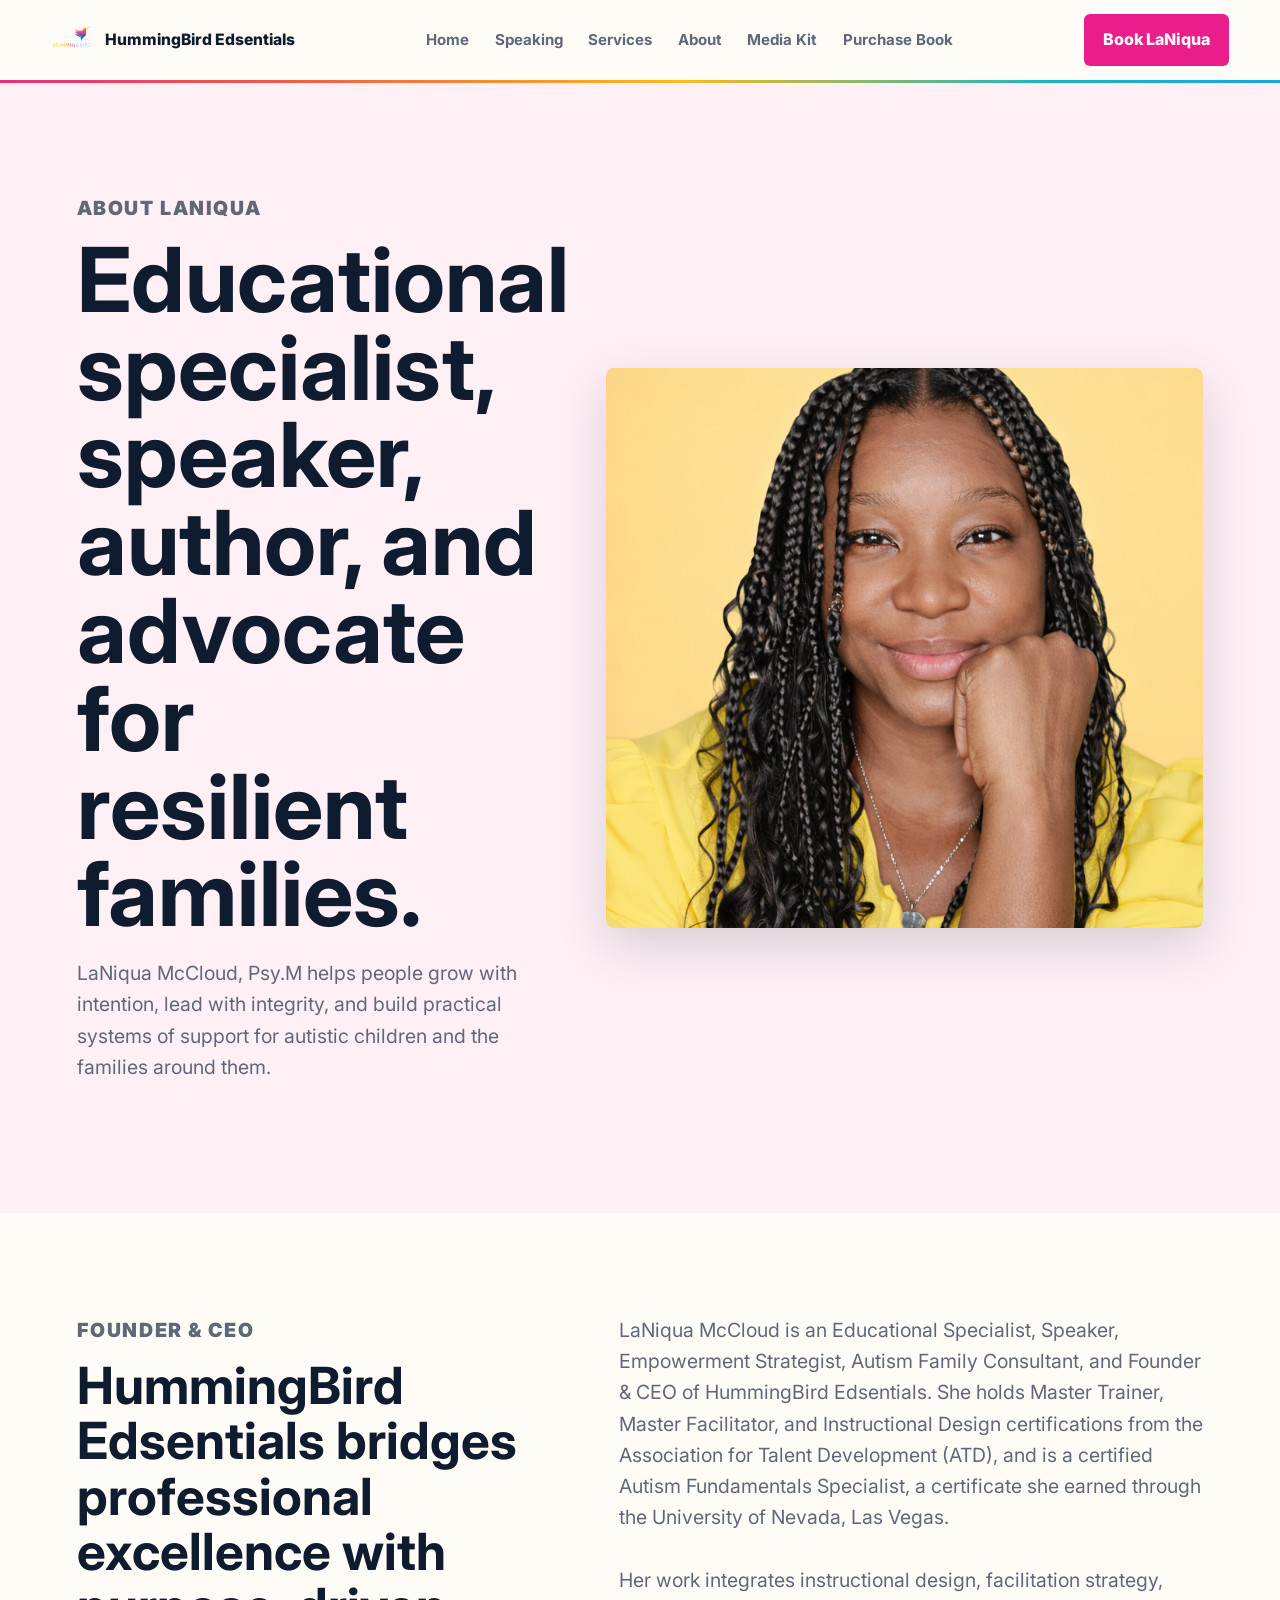
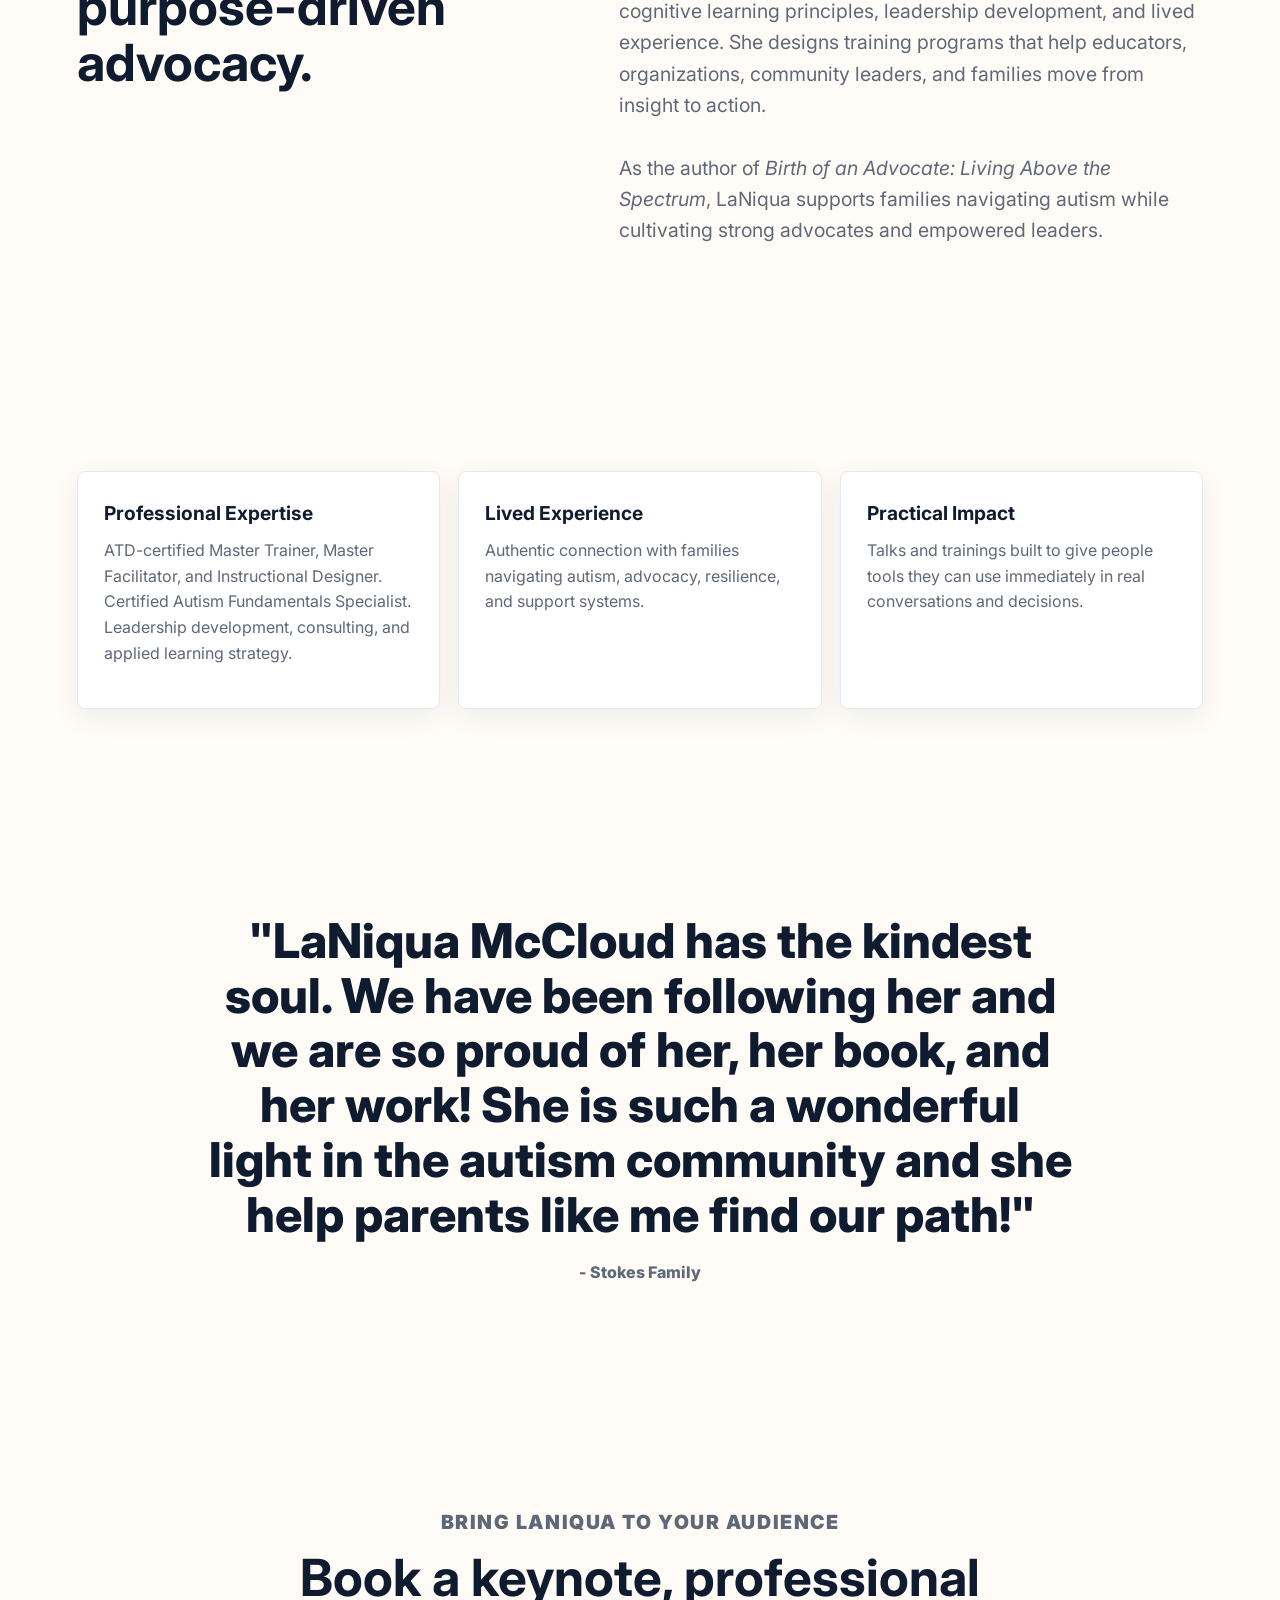
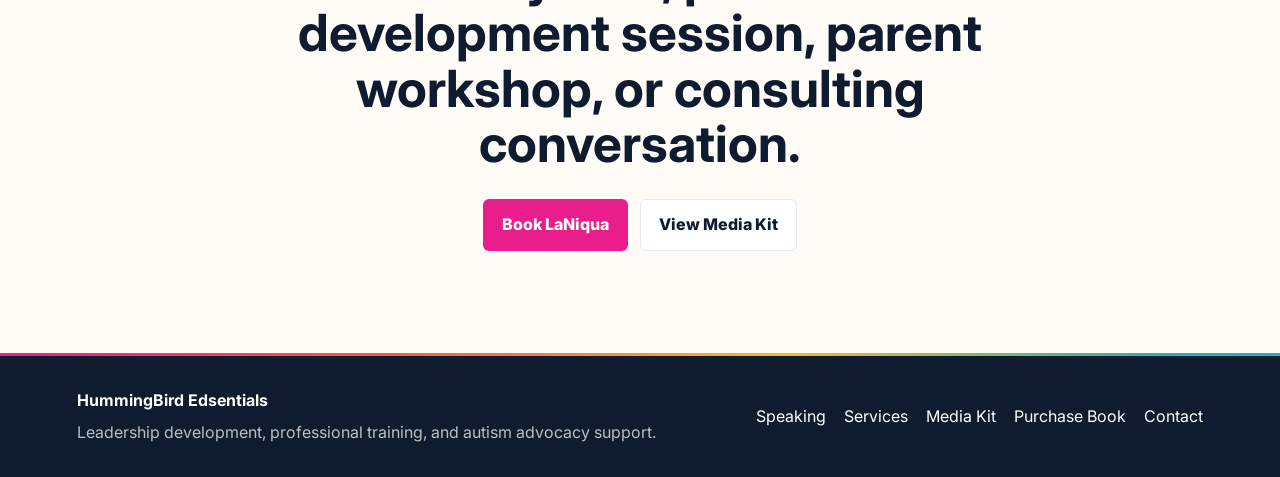
<file: about.html>
<!DOCTYPE html>
<html lang="en">
<head>
  <meta charset="UTF-8" />
  <meta name="viewport" content="width=device-width, initial-scale=1.0" />
  <meta name="description" content="Learn about LaNiqua McCloud, Psy.M, Founder and CEO of HummingBird Edsentials." />
  <title>About LaNiqua McCloud | HummingBird Edsentials</title>
  <link rel="preconnect" href="https://fonts.googleapis.com" />
  <link rel="preconnect" href="https://fonts.gstatic.com" crossorigin />
  <link href="https://fonts.googleapis.com/css2?family=Inter:wght@400;500;600;700;800&display=swap" rel="stylesheet" />
  <link rel="stylesheet" href="assets/css/style.css" />
</head>
<body>
  <header class="site-header">
    <a class="brand" href="./" aria-label="HummingBird Edsentials home">
      <img src="assets/images/logos/logo_01.PNG" alt="HummingBird Edsentials logo" />
      <span>HummingBird Edsentials</span>
    </a>
    <nav class="site-nav" aria-label="Primary navigation">
      <a href="./">Home</a>
      <a href="speaking/">Speaking</a>
      <a href="services/">Services</a>
      <a href="about.html">About</a>
      <a href="media-kit/">Media Kit</a>
      <a href="https://www.amazon.com/dp/B0D9DZ9Z6B" target="_blank" rel="noopener">Purchase Book</a>
    </nav>
    <a class="nav-cta" href="https://calendly.com/hummingbirdedsentials" target="_blank" rel="noopener">Book LaNiqua</a>
  </header>

  <main>
    <section class="page-hero about-hero">
      <div>
        <p class="eyebrow">About LaNiqua</p>
        <h1>Educational specialist, speaker, author, and advocate for resilient families.</h1>
        <p>LaNiqua McCloud, Psy.M helps people grow with intention, lead with integrity, and build practical systems of support for autistic children and the families around them.</p>
      </div>
      <img src="assets/images/headshots/lani_02.PNG" alt="LaNiqua McCloud" />
    </section>

    <section class="section intro-grid">
      <div>
        <p class="eyebrow">Founder & CEO</p>
        <h2>HummingBird Edsentials bridges professional excellence with purpose-driven advocacy.</h2>
      </div>
      <div class="copy-stack">
        <p>LaNiqua McCloud is an Educational Specialist, Speaker, Empowerment Strategist, Autism Family Consultant, and Founder & CEO of HummingBird Edsentials. She holds Master Trainer, Master Facilitator, and Instructional Design certifications from the Association for Talent Development (ATD), and is a certified Autism Fundamentals Specialist, a certificate she earned through the University of Nevada, Las Vegas.</p>
        <p>Her work integrates instructional design, facilitation strategy, cognitive learning principles, leadership development, and lived experience. She designs training programs that help educators, organizations, community leaders, and families move from insight to action.</p>
        <p>As the author of <em>Birth of an Advocate: Living Above the Spectrum</em>, LaNiqua supports families navigating autism while cultivating strong advocates and empowered leaders.</p>
      </div>
    </section>

    <section class="section card-grid three">
      <article class="feature-card">
        <h3>Professional Expertise</h3>
        <p>ATD-certified Master Trainer, Master Facilitator, and Instructional Designer. Certified Autism Fundamentals Specialist. Leadership development, consulting, and applied learning strategy.</p>
      </article>
      <article class="feature-card">
        <h3>Lived Experience</h3>
        <p>Authentic connection with families navigating autism, advocacy, resilience, and support systems.</p>
      </article>
      <article class="feature-card">
        <h3>Practical Impact</h3>
        <p>Talks and trainings built to give people tools they can use immediately in real conversations and decisions.</p>
      </article>
    </section>

    <section class="section testimonial-section">
      <blockquote>
        "LaNiqua McCloud has the kindest soul. We have been following her and we are so proud of her, her book, and her work! She is such a wonderful light in the autism community and she help parents like me find our path!"
      </blockquote>
      <p>- Stokes Family</p>
    </section>

    <section class="section final-cta">
      <p class="eyebrow">Bring LaNiqua to your audience</p>
      <h2>Book a keynote, professional development session, parent workshop, or consulting conversation.</h2>
      <div class="hero-actions">
        <a class="btn btn-primary" href="https://calendly.com/hummingbirdedsentials" target="_blank" rel="noopener">Book LaNiqua</a>
        <a class="btn btn-secondary" href="media-kit/">View Media Kit</a>
      </div>
    </section>
  </main>

  <footer class="site-footer">
    <div>
      <strong>HummingBird Edsentials</strong>
      <p>Leadership development, professional training, and autism advocacy support.</p>
    </div>
    <div class="footer-links">
      <a href="speaking/">Speaking</a>
      <a href="services/">Services</a>
      <a href="media-kit/">Media Kit</a>
      <a href="https://www.amazon.com/dp/B0D9DZ9Z6B" target="_blank" rel="noopener">Purchase Book</a>
      <a href="https://calendly.com/hummingbirdedsentials" target="_blank" rel="noopener">Contact</a>
    </div>
  </footer>
</body>
</html>
</file>
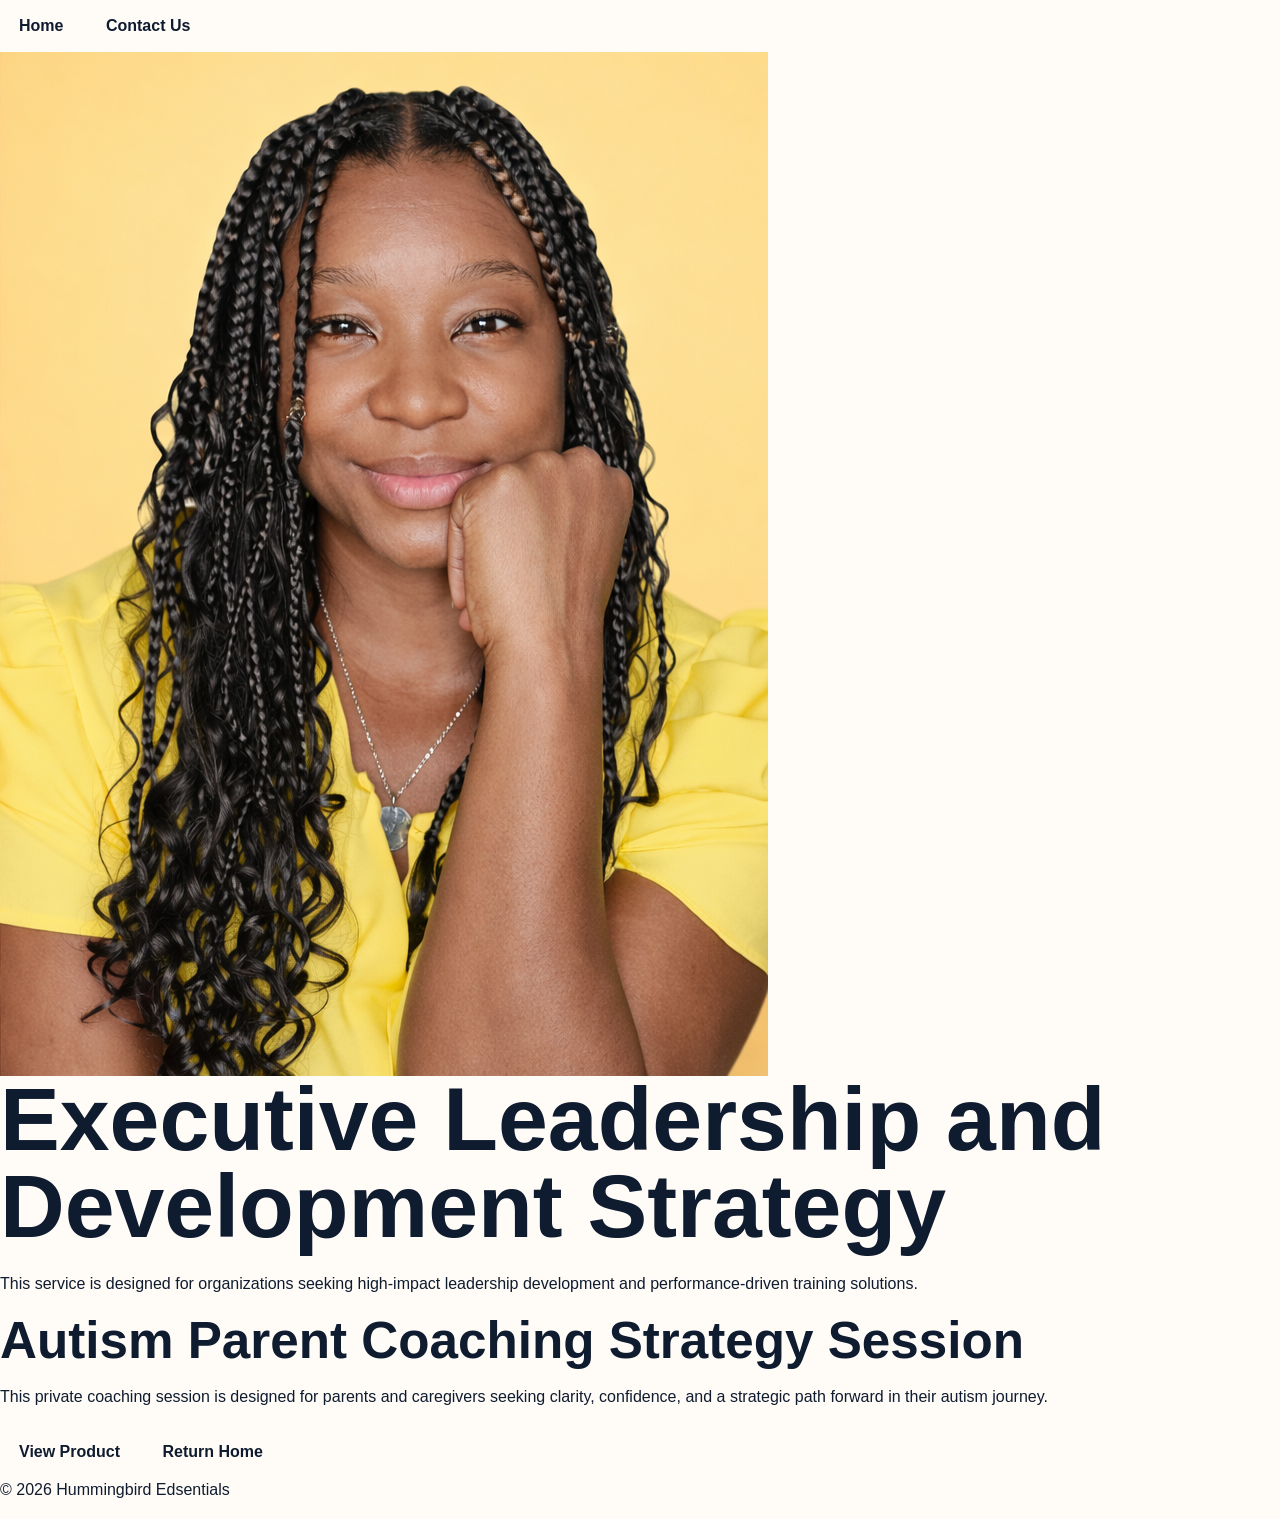
<file: services.html>
<!DOCTYPE html>
<html lang="en">
<head>
  <meta charset="UTF-8" />
  <meta name="viewport" content="width=device-width, initial-scale=1.0" />
  <title>Services | Hummingbird Essentials</title>
  <link rel="stylesheet" href="assets/css/style.css" />
</head>
<body>

  <nav class="button-group">
    <a class="btn" href="index.html">Home</a>
    <a class="btn" href="https://calendly.com/hummingbirdedsentials" target="_blank" rel="noopener noreferrer">Contact Us</a>
  </nav>

  <img src="assets/images/headshots/lani_02.PNG" class="center-img" alt="Lani headshot" />

  <main>
    <section>
      <h1>Executive Leadership and Development Strategy</h1>
      <p>
        This service is designed for organizations seeking high-impact leadership
        development and performance-driven training solutions.
      </p>
    </section>

    <section>
      <h2>Autism Parent Coaching Strategy Session</h2>
      <p>
        This private coaching session is designed for parents and caregivers
        seeking clarity, confidence, and a strategic path forward in their
        autism journey.
      </p>

      <div class="button-group">
        <a class="btn" href="https://a.co/d/00VOQ7FY" target="_blank" rel="noopener noreferrer">View Product</a>
        <a class="btn" href="index.html">Return Home</a>
      </div>
    </section>
  </main>

  <footer>
    <p>&copy; 2026 Hummingbird Edsentials</p>
  </footer>

</body>
</html>
</file>
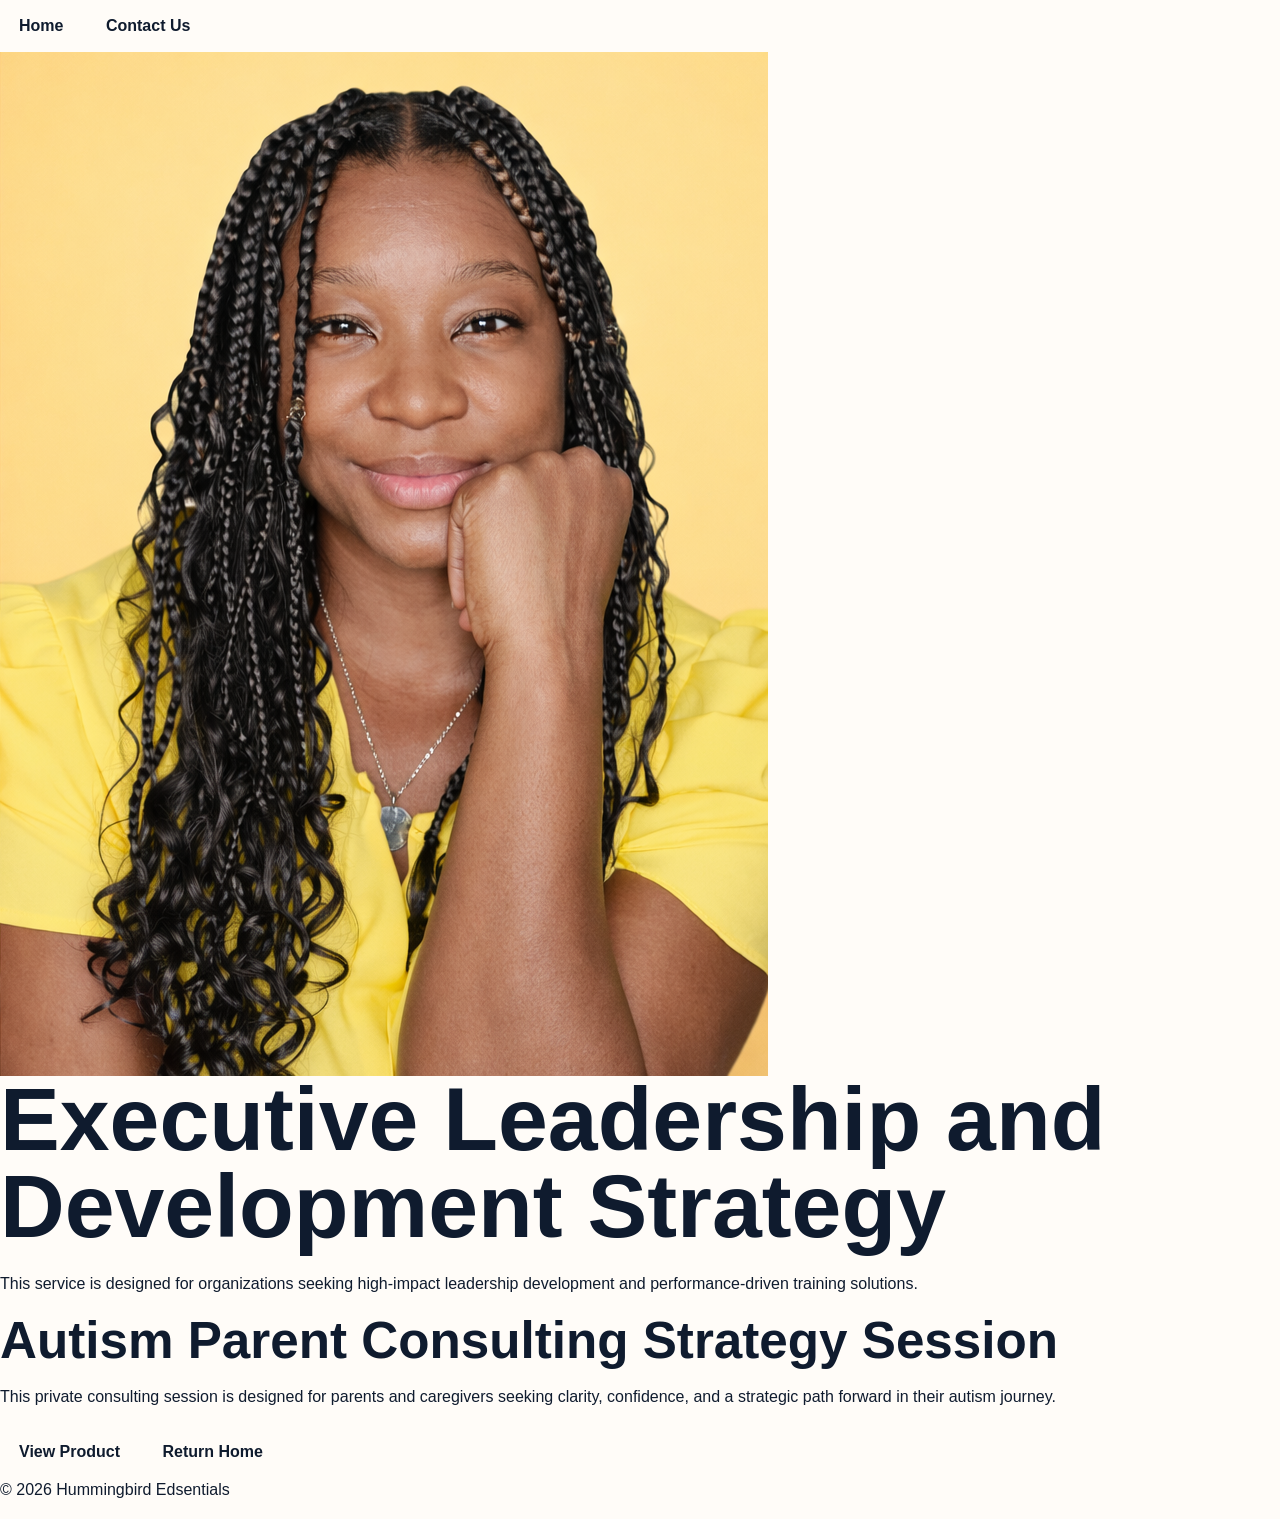
<file: backup/original-services-index.html>
<!DOCTYPE html>
<html lang="en">

<head>
<meta charset="UTF-8">
<meta name="viewport" content="width=device-width, initial-scale=1.0">
<title>Services | Hummingbird Essentials</title>

<link rel="stylesheet" href="../assets/css/style.css">

</head>

<body>

<nav class="button-group">
<a class="btn" href="../">Home</a>
<a class="btn" href="https://calendly.com/hummingbirdedsentials" target="_blank">Contact Us</a>
</nav>

<img src="../assets/images/headshots/lani_02.PNG" class="center-img" alt="Lani headshot">

<main>

<section>

<h1>Executive Leadership and Development Strategy</h1>

<p>
This service is designed for organizations seeking high-impact leadership
development and performance-driven training solutions.
</p>

</section>

<section>

<h2>Autism Parent Consulting Strategy Session</h2>

<p>
This private consulting session is designed for parents and caregivers seeking
clarity, confidence, and a strategic path forward in their autism journey.
</p>

<div class="button-group">

<a class="btn" href="https://a.co/d/00VOQ7FY" target="_blank">View Product</a>

<a class="btn" href="../">Return Home</a>

</div>

</section>

</main>

<footer>

<p>© 2026 Hummingbird Edsentials</p>

</footer>

</body>
</html>
</file>
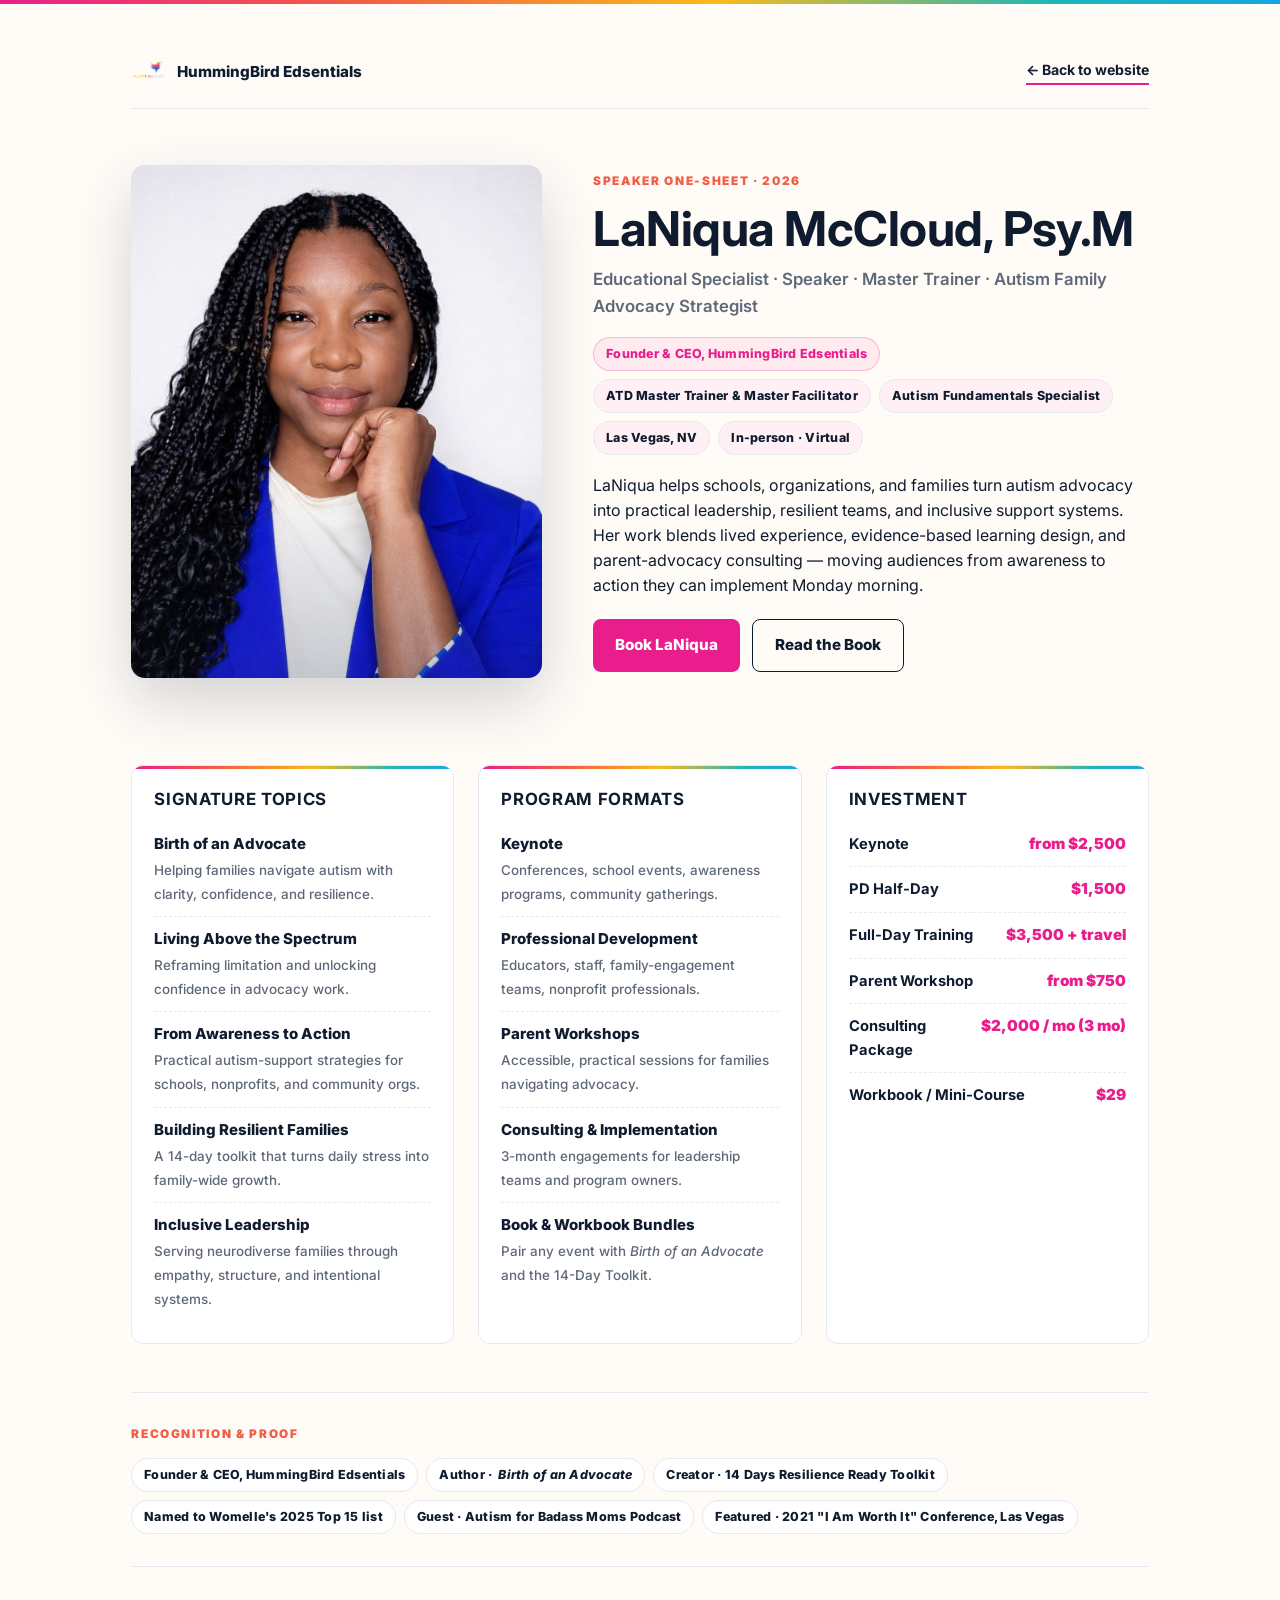
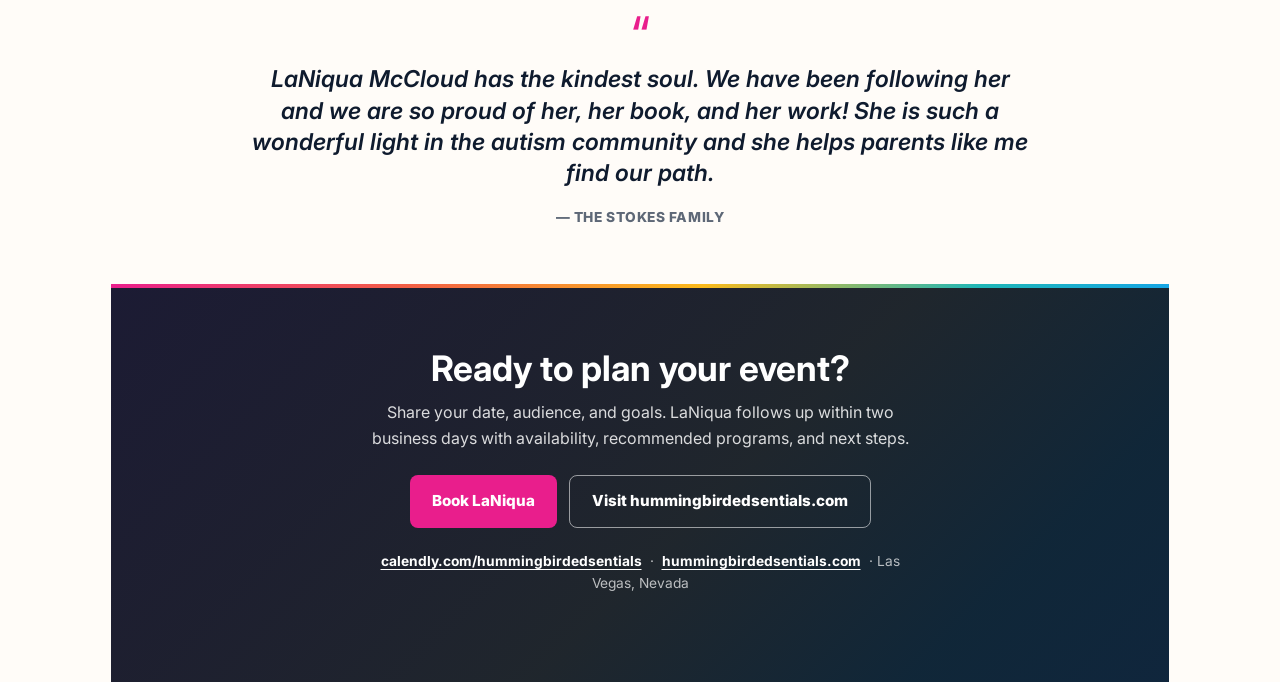
<file: assets/downloads/laniqua-mccloud-speaker-one-sheet.html>
<!DOCTYPE html>
<html lang="en">
<head>
  <meta charset="UTF-8" />
  <meta name="viewport" content="width=device-width, initial-scale=1.0" />
  <meta name="description" content="LaNiqua McCloud, Psy.M — Speaker, Master Trainer, and Autism Family Advocacy Strategist. Bookable keynotes, professional development, and parent workshops." />
  <title>LaNiqua McCloud, Psy.M | Speaker One-Sheet</title>
  <link rel="preconnect" href="https://fonts.googleapis.com" />
  <link rel="preconnect" href="https://fonts.gstatic.com" crossorigin />
  <link href="https://fonts.googleapis.com/css2?family=Inter:wght@400;500;600;700;800;900&display=swap" rel="stylesheet" />
  <link rel="stylesheet" href="../css/style.css" />
  <style>
    /* ---- Scoped one-sheet overrides. Inherits palette + gradient from main stylesheet. ---- */
    body.one-sheet {
      background: var(--paper);
      margin: 0;
    }
    .one-sheet-page {
      max-width: 1120px;
      margin: 0 auto;
      padding: 32px clamp(20px, 4vw, 56px) 0;
    }
    .one-sheet-bar {
      height: 4px;
      background: var(--logo-gradient);
    }
    .one-sheet-topbar {
      display: flex;
      justify-content: space-between;
      align-items: center;
      gap: 16px;
      padding: 18px 0;
      border-bottom: 1px solid var(--line);
    }
    .one-sheet-topbar .brand {
      display: inline-flex;
      align-items: center;
      gap: 10px;
      color: var(--ink);
      font-weight: 800;
      text-decoration: none;
      font-size: 0.95rem;
    }
    .one-sheet-topbar .brand img {
      width: 36px;
      height: 36px;
      object-fit: contain;
    }
    .one-sheet-topbar .back-link {
      color: var(--ink);
      font-weight: 700;
      font-size: 0.88rem;
      text-decoration: none;
      border-bottom: 2px solid var(--accent);
      padding-bottom: 1px;
    }
    .one-sheet-topbar .back-link:hover {
      color: var(--accent);
    }

    /* Hero row */
    .os-hero {
      display: grid;
      grid-template-columns: minmax(260px, 0.85fr) minmax(0, 1.15fr);
      gap: clamp(24px, 4vw, 56px);
      align-items: center;
      padding: clamp(28px, 5vw, 56px) 0 clamp(20px, 3vw, 40px);
    }
    .os-hero__photo {
      position: relative;
      border-radius: 14px;
      overflow: hidden;
      aspect-ratio: 4 / 5;
      box-shadow: 0 24px 60px rgba(15, 27, 46, 0.18);
    }
    .os-hero__photo img {
      width: 100%;
      height: 100%;
      object-fit: cover;
      object-position: center 18%;
    }
    .os-hero__photo::after {
      content: "";
      position: absolute;
      inset: 0;
      pointer-events: none;
      background: linear-gradient(180deg, transparent 60%, rgba(15, 27, 46, 0.22) 100%);
    }
    .os-hero__copy .eyebrow {
      color: var(--accent-2);
      font-size: 0.74rem;
      font-weight: 900;
      letter-spacing: 0.14em;
      text-transform: uppercase;
      margin-bottom: 14px;
    }
    .os-hero__copy h1 {
      font-size: clamp(2rem, 4.2vw, 3rem);
      line-height: 1.02;
      color: var(--ink);
      margin: 0 0 12px;
      letter-spacing: -0.01em;
    }
    .os-hero__role {
      color: var(--muted);
      font-size: clamp(0.96rem, 1.6vw, 1.05rem);
      font-weight: 600;
      margin: 0 0 18px;
    }
    .os-chip-row {
      display: flex;
      flex-wrap: wrap;
      gap: 8px;
      margin-bottom: 18px;
    }
    .os-chip {
      display: inline-flex;
      align-items: center;
      gap: 6px;
      padding: 6px 12px;
      border-radius: 999px;
      font-size: 0.78rem;
      font-weight: 800;
      letter-spacing: 0.02em;
      background: var(--soft);
      color: var(--ink);
      border: 1px solid var(--line);
    }
    .os-chip--accent {
      background: rgba(233, 30, 140, 0.08);
      border-color: rgba(233, 30, 140, 0.25);
      color: var(--accent);
    }
    .os-hero__bio {
      color: var(--ink);
      font-size: 1rem;
      line-height: 1.55;
      margin: 0 0 22px;
      max-width: 60ch;
    }
    .os-cta-row {
      display: flex;
      flex-wrap: wrap;
      gap: 12px;
    }
    .os-btn {
      display: inline-flex;
      align-items: center;
      justify-content: center;
      gap: 8px;
      padding: 13px 22px;
      border-radius: 8px;
      font-weight: 800;
      font-size: 0.95rem;
      text-decoration: none;
      transition: transform 160ms ease, background 160ms ease, color 160ms ease;
    }
    .os-btn--primary {
      background: var(--accent);
      color: #fff;
    }
    .os-btn--primary:hover {
      background: var(--accent-2);
      transform: translateY(-1px);
    }
    .os-btn--ghost {
      background: transparent;
      color: var(--ink);
      border: 1.5px solid var(--ink);
    }
    .os-btn--ghost:hover {
      background: var(--ink);
      color: #fff;
    }

    /* Three-column content grid */
    .os-grid3 {
      display: grid;
      grid-template-columns: repeat(3, minmax(0, 1fr));
      gap: clamp(16px, 2.4vw, 24px);
      padding: clamp(28px, 4vw, 48px) 0;
    }
    .os-card {
      position: relative;
      padding: 24px 22px 22px;
      border-radius: 12px;
      background: #fff;
      border: 1px solid var(--line);
      overflow: hidden;
    }
    .os-card::before {
      content: "";
      position: absolute;
      top: 0;
      left: 0;
      right: 0;
      height: 3px;
      background: var(--logo-gradient);
    }
    .os-card h2 {
      font-size: 1.05rem;
      color: var(--ink);
      margin: 0 0 14px;
      letter-spacing: 0.04em;
      text-transform: uppercase;
    }
    .os-list {
      list-style: none;
      margin: 0;
      padding: 0;
    }
    .os-list li {
      padding: 10px 0;
      border-bottom: 1px dashed var(--line);
      font-size: 0.94rem;
      color: var(--ink);
    }
    .os-list li:last-child {
      border-bottom: none;
    }
    .os-list .topic {
      font-weight: 800;
      color: var(--ink);
      display: block;
      margin-bottom: 2px;
    }
    .os-list .sub {
      font-weight: 500;
      color: var(--muted);
      font-size: 0.84rem;
      line-height: 1.4;
    }
    .os-price {
      display: flex;
      justify-content: space-between;
      align-items: baseline;
      gap: 12px;
    }
    .os-price .label {
      font-weight: 700;
      color: var(--ink);
      font-size: 0.92rem;
    }
    .os-price .amt {
      color: var(--accent);
      font-weight: 900;
      font-size: 0.95rem;
      white-space: nowrap;
    }

    /* Recognition strip */
    .os-recognition {
      padding: clamp(20px, 3vw, 32px) 0;
      border-top: 1px solid var(--line);
      border-bottom: 1px solid var(--line);
    }
    .os-recognition-title {
      font-size: 0.74rem;
      color: var(--accent-2);
      font-weight: 900;
      letter-spacing: 0.14em;
      text-transform: uppercase;
      margin: 0 0 14px;
    }
    .os-recognition-list {
      display: flex;
      flex-wrap: wrap;
      gap: 8px;
    }
    .os-recognition-list .os-chip {
      background: #fff;
    }

    /* Testimonial */
    .os-testimonial {
      max-width: 780px;
      margin: 0 auto;
      text-align: center;
      padding: clamp(32px, 5vw, 56px) 0;
    }
    .os-testimonial .quote-mark {
      display: inline-block;
      font-size: 3.5rem;
      line-height: 0.5;
      color: var(--accent);
      margin-bottom: 12px;
    }
    .os-testimonial blockquote {
      margin: 0 0 16px;
      font-size: clamp(1.1rem, 2vw, 1.45rem);
      font-weight: 600;
      line-height: 1.35;
      color: var(--ink);
      font-style: italic;
    }
    .os-testimonial cite {
      display: block;
      font-style: normal;
      font-weight: 800;
      color: var(--muted);
      font-size: 0.86rem;
      letter-spacing: 0.04em;
      text-transform: uppercase;
    }

    /* Final CTA band */
    .os-final {
      position: relative;
      margin: 0 clamp(-20px, -4vw, -56px) 0;
      padding: clamp(40px, 6vw, 64px) clamp(20px, 4vw, 56px);
      background:
        linear-gradient(135deg, rgba(15, 27, 46, 0.94), rgba(15, 27, 46, 0.92)),
        var(--logo-gradient);
      color: #fff;
      text-align: center;
      overflow: hidden;
    }
    .os-final::before {
      content: "";
      position: absolute;
      top: 0;
      left: 0;
      right: 0;
      height: 4px;
      background: var(--logo-gradient);
    }
    .os-final h2 {
      color: #fff;
      font-size: clamp(1.5rem, 3vw, 2.2rem);
      margin: 0 0 12px;
      line-height: 1.15;
    }
    .os-final p {
      color: rgba(255, 255, 255, 0.84);
      font-size: 1rem;
      margin: 0 auto 24px;
      max-width: 560px;
    }
    .os-final .os-cta-row {
      justify-content: center;
    }
    .os-final .os-btn--ghost {
      color: #fff;
      border-color: rgba(255, 255, 255, 0.55);
    }
    .os-final .os-btn--ghost:hover {
      background: #fff;
      color: var(--ink);
      border-color: #fff;
    }
    .os-final .links {
      margin-top: 22px;
      font-size: 0.86rem;
      color: rgba(255, 255, 255, 0.7);
    }
    .os-final .links a {
      color: #fff;
      text-decoration: underline;
      text-underline-offset: 3px;
      font-weight: 700;
    }

    /* Responsive */
    @media (max-width: 820px) {
      .os-hero {
        grid-template-columns: 1fr;
      }
      .os-hero__photo {
        max-width: 360px;
        aspect-ratio: 1 / 1;
        margin: 0 auto;
      }
      .os-grid3 {
        grid-template-columns: 1fr;
      }
    }

    /* Print */
    @media print {
      .one-sheet-topbar .back-link,
      .os-cta-row {
        display: none;
      }
      .one-sheet-page {
        padding: 0 24px;
        max-width: none;
      }
      .os-final {
        background: var(--ink) !important;
        -webkit-print-color-adjust: exact;
        print-color-adjust: exact;
      }
      .os-card,
      .os-recognition,
      .os-final {
        break-inside: avoid;
      }
    }
  </style>
</head>
<body class="one-sheet">
  <div class="one-sheet-bar"></div>
  <div class="one-sheet-page">
    <div class="one-sheet-topbar">
      <a class="brand" href="../../" aria-label="HummingBird Edsentials home">
        <img src="../images/logos/logo_01.PNG" alt="HummingBird Edsentials" />
        <span>HummingBird Edsentials</span>
      </a>
      <a class="back-link" href="../../">← Back to website</a>
    </div>

    <section class="os-hero">
      <div class="os-hero__photo">
        <img src="../images/headshots/lani_01.PNG" alt="LaNiqua McCloud, speaker and Autism Family Advocacy Strategist" />
      </div>
      <div class="os-hero__copy">
        <p class="eyebrow">Speaker One-Sheet · 2026</p>
        <h1>LaNiqua McCloud, Psy.M</h1>
        <p class="os-hero__role">Educational Specialist · Speaker · Master Trainer · Autism Family Advocacy Strategist</p>
        <div class="os-chip-row">
          <span class="os-chip os-chip--accent">Founder &amp; CEO, HummingBird Edsentials</span>
          <span class="os-chip">ATD Master Trainer &amp; Master Facilitator</span>
          <span class="os-chip">Autism Fundamentals Specialist</span>
          <span class="os-chip">Las Vegas, NV</span>
          <span class="os-chip">In-person · Virtual</span>
        </div>
        <p class="os-hero__bio">
          LaNiqua helps schools, organizations, and families turn autism advocacy into practical
          leadership, resilient teams, and inclusive support systems. Her work blends lived
          experience, evidence-based learning design, and parent-advocacy consulting — moving
          audiences from awareness to action they can implement Monday morning.
        </p>
        <div class="os-cta-row">
          <a class="os-btn os-btn--primary" href="https://calendly.com/hummingbirdedsentials" target="_blank" rel="noopener">Book LaNiqua</a>
          <a class="os-btn os-btn--ghost" href="https://www.amazon.com/dp/B0D9DZ9Z6B" target="_blank" rel="noopener">Read the Book</a>
        </div>
      </div>
    </section>

    <section class="os-grid3" aria-label="Programs and investment">
      <article class="os-card">
        <h2>Signature Topics</h2>
        <ul class="os-list">
          <li>
            <span class="topic">Birth of an Advocate</span>
            <span class="sub">Helping families navigate autism with clarity, confidence, and resilience.</span>
          </li>
          <li>
            <span class="topic">Living Above the Spectrum</span>
            <span class="sub">Reframing limitation and unlocking confidence in advocacy work.</span>
          </li>
          <li>
            <span class="topic">From Awareness to Action</span>
            <span class="sub">Practical autism-support strategies for schools, nonprofits, and community orgs.</span>
          </li>
          <li>
            <span class="topic">Building Resilient Families</span>
            <span class="sub">A 14-day toolkit that turns daily stress into family-wide growth.</span>
          </li>
          <li>
            <span class="topic">Inclusive Leadership</span>
            <span class="sub">Serving neurodiverse families through empathy, structure, and intentional systems.</span>
          </li>
        </ul>
      </article>

      <article class="os-card">
        <h2>Program Formats</h2>
        <ul class="os-list">
          <li>
            <span class="topic">Keynote</span>
            <span class="sub">Conferences, school events, awareness programs, community gatherings.</span>
          </li>
          <li>
            <span class="topic">Professional Development</span>
            <span class="sub">Educators, staff, family-engagement teams, nonprofit professionals.</span>
          </li>
          <li>
            <span class="topic">Parent Workshops</span>
            <span class="sub">Accessible, practical sessions for families navigating advocacy.</span>
          </li>
          <li>
            <span class="topic">Consulting &amp; Implementation</span>
            <span class="sub">3-month engagements for leadership teams and program owners.</span>
          </li>
          <li>
            <span class="topic">Book &amp; Workbook Bundles</span>
            <span class="sub">Pair any event with <em>Birth of an Advocate</em> and the 14-Day Toolkit.</span>
          </li>
        </ul>
      </article>

      <article class="os-card">
        <h2>Investment</h2>
        <ul class="os-list">
          <li class="os-price"><span class="label">Keynote</span><span class="amt">from $2,500</span></li>
          <li class="os-price"><span class="label">PD Half-Day</span><span class="amt">$1,500</span></li>
          <li class="os-price"><span class="label">Full-Day Training</span><span class="amt">$3,500 + travel</span></li>
          <li class="os-price"><span class="label">Parent Workshop</span><span class="amt">from $750</span></li>
          <li class="os-price"><span class="label">Consulting Package</span><span class="amt">$2,000 / mo (3 mo)</span></li>
          <li class="os-price"><span class="label">Workbook / Mini-Course</span><span class="amt">$29</span></li>
        </ul>
      </article>
    </section>

    <section class="os-recognition" aria-label="Recognition and proof">
      <p class="os-recognition-title">Recognition &amp; Proof</p>
      <div class="os-recognition-list">
        <span class="os-chip">Founder &amp; CEO, HummingBird Edsentials</span>
        <span class="os-chip">Author · <em>Birth of an Advocate</em></span>
        <span class="os-chip">Creator · 14 Days Resilience Ready Toolkit</span>
        <span class="os-chip">Named to Womelle's 2025 Top 15 list</span>
        <span class="os-chip">Guest · Autism for Badass Moms Podcast</span>
        <span class="os-chip">Featured · 2021 "I Am Worth It" Conference, Las Vegas</span>
      </div>
    </section>

    <section class="os-testimonial">
      <span class="quote-mark" aria-hidden="true">“</span>
      <blockquote>
        LaNiqua McCloud has the kindest soul. We have been following her and we are so proud of her,
        her book, and her work! She is such a wonderful light in the autism community and she helps
        parents like me find our path.
      </blockquote>
      <cite>— The Stokes Family</cite>
    </section>

    <section class="os-final">
      <h2>Ready to plan your event?</h2>
      <p>Share your date, audience, and goals. LaNiqua follows up within two business days with availability, recommended programs, and next steps.</p>
      <div class="os-cta-row">
        <a class="os-btn os-btn--primary" href="https://calendly.com/hummingbirdedsentials" target="_blank" rel="noopener">Book LaNiqua</a>
        <a class="os-btn os-btn--ghost" href="../../">Visit hummingbirdedsentials.com</a>
      </div>
      <p class="links">
        <a href="https://calendly.com/hummingbirdedsentials" target="_blank" rel="noopener">calendly.com/hummingbirdedsentials</a>
        &nbsp;·&nbsp;
        <a href="../../">hummingbirdedsentials.com</a>
        &nbsp;·&nbsp;Las Vegas, Nevada
      </p>
    </section>
  </div>
</body>
</html>
</file>
<file: assets/css/style.css>
:root {
  /* Palette pulled from the HummingBird logo: navy wordmark + magenta/coral/yellow/teal/cyan gradient. */
  --ink: #0f1b2e;
  --muted: #5e6877;
  --line: #e5e9f0;
  --paper: #fffcf8;
  --soft: #fff0f6;
  --white: #ffffff;
  --deep: #0f1b2e;
  --deep-2: #1a2840;
  --accent: #e91e8c;
  --accent-2: #f25e45;
  --teal: #1fb6b7;
  --cyan: #16a5e5;
  --yellow: #fbba1b;
  --shadow: 0 18px 50px rgba(15, 27, 46, 0.16);
  --logo-gradient: linear-gradient(135deg, #e91e8c 0%, #f25e45 28%, #fbba1b 56%, #1fb6b7 82%, #16a5e5 100%);
}

* {
  box-sizing: border-box;
}

html {
  scroll-behavior: smooth;
}

body {
  margin: 0;
  background: var(--paper);
  color: var(--ink);
  font-family: "Inter", Arial, sans-serif;
  line-height: 1.6;
}

img {
  display: block;
  max-width: 100%;
}

a {
  color: inherit;
}

.site-header {
  position: sticky;
  top: 0;
  z-index: 20;
  display: flex;
  align-items: center;
  justify-content: space-between;
  gap: 24px;
  padding: 14px clamp(20px, 4vw, 56px);
  background: rgba(255, 252, 248, 0.94);
  border-bottom: 3px solid transparent;
  border-image: var(--logo-gradient) 1;
  backdrop-filter: blur(14px);
}

.brand {
  display: inline-flex;
  align-items: center;
  gap: 10px;
  color: var(--deep);
  font-size: 0.98rem;
  font-weight: 800;
  text-decoration: none;
  white-space: nowrap;
}

.brand img {
  width: 44px;
  height: 44px;
  object-fit: contain;
}

.site-nav {
  display: flex;
  align-items: center;
  justify-content: center;
  gap: clamp(12px, 2vw, 26px);
  color: var(--muted);
  font-size: 0.94rem;
  font-weight: 700;
}

.site-nav a,
.footer-links a {
  text-decoration: none;
}

.site-nav a:hover,
.footer-links a:hover {
  color: var(--teal);
}

/* In-content text links: underlined so users see they're interactive. */
.feature-card a,
.text-link {
  text-decoration: underline;
  text-decoration-thickness: 2px;
  text-underline-offset: 4px;
}

.feature-card a:hover,
.text-link:hover {
  text-decoration-thickness: 3px;
  color: var(--accent);
}

.nav-cta,
.btn {
  display: inline-flex;
  align-items: center;
  justify-content: center;
  min-height: 44px;
  padding: 12px 18px;
  border-radius: 6px;
  border: 1px solid transparent;
  font-weight: 800;
  text-decoration: none;
  transition: transform 160ms ease, background 160ms ease, border-color 160ms ease;
}

.nav-cta,
.btn-primary {
  background: var(--accent);
  color: var(--white);
}

.nav-cta:hover,
.btn-primary:hover {
  background: var(--accent-2);
  transform: translateY(-1px);
}

.btn-secondary {
  background: var(--white);
  border-color: var(--line);
  color: var(--deep);
}

.btn-secondary:hover {
  border-color: var(--accent);
  color: var(--accent);
  transform: translateY(-1px);
}

.hero {
  display: grid;
  grid-template-columns: minmax(0, 1.05fr) minmax(320px, 0.95fr);
  gap: clamp(28px, 5vw, 72px);
  align-items: center;
  min-height: calc(100vh - 76px);
  padding: clamp(44px, 7vw, 96px) clamp(20px, 6vw, 96px) clamp(28px, 4vw, 56px);
  background:
    linear-gradient(135deg,
      rgba(233, 30, 140, 0.07) 0%,
      rgba(242, 94, 69, 0.05) 28%,
      rgba(251, 186, 27, 0.05) 56%,
      rgba(31, 182, 183, 0.06) 82%,
      rgba(22, 165, 229, 0.08) 100%),
    var(--paper);
}

.hero-copy {
  max-width: 760px;
}

.eyebrow {
  margin: 0 0 12px;
  color: var(--accent-2);
  font-size: 0.78rem;
  font-weight: 900;
  letter-spacing: 0.08em;
  text-transform: uppercase;
}

h1,
h2,
h3,
p {
  margin-top: 0;
}

h1 {
  margin-bottom: 20px;
  color: var(--deep);
  font-size: clamp(2.55rem, 7vw, 5.8rem);
  line-height: 0.98;
  letter-spacing: 0;
}

h2 {
  margin-bottom: 16px;
  color: var(--deep);
  font-size: clamp(1.85rem, 4vw, 3.4rem);
  line-height: 1.08;
  letter-spacing: 0;
}

h3 {
  margin-bottom: 10px;
  color: var(--deep);
  font-size: 1.2rem;
  letter-spacing: 0;
}

.lede,
.page-hero p,
.intro-grid p,
.content-panel p,
.resource-band p,
.final-cta p {
  color: var(--muted);
  font-size: clamp(1.02rem, 2vw, 1.22rem);
}

.hero-actions {
  display: flex;
  flex-wrap: wrap;
  gap: 12px;
  margin-top: 28px;
}

.hero-media {
  align-self: stretch;
  min-height: 520px;
  overflow: hidden;
  border-radius: 8px;
  box-shadow: var(--shadow);
}

.hero-media img {
  width: 100%;
  height: 100%;
  object-fit: cover;
  object-position: center 18%;
}

.cred-strip {
  display: flex;
  flex-wrap: wrap;
  justify-content: center;
  gap: 10px;
  padding: 18px 20px;
  background: var(--deep);
  color: var(--white);
}

.cred-strip span {
  padding: 7px 12px;
  border: 1px solid rgba(255, 255, 255, 0.25);
  border-radius: 999px;
  font-size: 0.88rem;
  font-weight: 700;
}

.section {
  padding: clamp(56px, 8vw, 104px) clamp(20px, 6vw, 96px);
}

.section-heading {
  max-width: 850px;
  margin: 0 auto 34px;
  text-align: center;
}

.intro-grid {
  display: grid;
  grid-template-columns: minmax(0, 0.9fr) minmax(0, 1.1fr);
  gap: clamp(28px, 5vw, 64px);
  align-items: start;
}

.card-grid {
  display: grid;
  gap: 18px;
}

.card-grid.three {
  grid-template-columns: repeat(3, minmax(0, 1fr));
}

.feature-card,
.price-card,
.service-row,
.one-sheet-card {
  background: var(--white);
  border: 1px solid var(--line);
  border-radius: 8px;
  box-shadow: 0 8px 28px rgba(22, 48, 44, 0.07);
}

.feature-card {
  padding: 26px;
}

.feature-card p,
.price-card p,
.service-row p,
.topic-list p,
.copy-stack p {
  color: var(--muted);
}

.feature-card a,
.text-link {
  color: var(--teal);
  font-weight: 800;
}

.split-section,
.page-hero.about-hero {
  display: grid;
  grid-template-columns: minmax(280px, 0.78fr) minmax(0, 1fr);
  gap: clamp(28px, 5vw, 72px);
  align-items: center;
}

.image-panel {
  overflow: hidden;
  border-radius: 8px;
  box-shadow: var(--shadow);
}

.image-panel img {
  width: 100%;
  max-height: 680px;
  object-fit: cover;
  object-position: center 16%;
}

.content-panel {
  max-width: 760px;
}

.check-list {
  display: grid;
  gap: 10px;
  margin: 20px 0;
  padding: 0;
  list-style: none;
}

.check-list li {
  position: relative;
  padding-left: 28px;
  color: var(--ink);
  font-weight: 650;
}

.check-list li::before {
  content: "";
  position: absolute;
  left: 0;
  top: 0.65em;
  width: 10px;
  height: 10px;
  border-radius: 50%;
  background: var(--accent);
}

.dark-band {
  background: var(--deep);
  color: var(--white);
}

.dark-band h2,
.dark-band h3,
.dark-band .eyebrow {
  color: var(--white);
}

.dark-band .eyebrow {
  opacity: 0.78;
}

.topic-list {
  display: grid;
  grid-template-columns: repeat(3, minmax(0, 1fr));
  gap: 18px;
}

.topic-list article,
.feature-card.dark {
  position: relative;
  padding: 26px;
  border: 1px solid rgba(255, 255, 255, 0.18);
  border-radius: 8px;
  background: rgba(255, 255, 255, 0.08);
  overflow: hidden;
}

.topic-list article::before,
.feature-card.dark::before {
  content: "";
  position: absolute;
  top: 0;
  left: 0;
  right: 0;
  height: 3px;
  background: var(--logo-gradient);
}

.topic-list p,
.feature-card.dark p {
  color: rgba(255, 255, 255, 0.78);
}

.pricing-grid {
  display: grid;
  grid-template-columns: repeat(4, minmax(0, 1fr));
  gap: 18px;
}

.price-card {
  padding: 24px;
}

.price-card span,
.service-price span {
  color: var(--accent-2);
  font-size: 0.78rem;
  font-weight: 900;
  text-transform: uppercase;
}

.center-actions {
  display: flex;
  justify-content: center;
  margin-top: 28px;
}

.resource-band {
  display: grid;
  grid-template-columns: minmax(0, 1fr) auto;
  gap: 28px;
  align-items: center;
  background: var(--soft);
}

.resource-actions {
  display: flex;
  gap: 12px;
  flex-wrap: wrap;
  justify-content: flex-end;
}

.testimonial-section {
  max-width: 1020px;
  margin: 0 auto;
  text-align: center;
}

blockquote {
  margin: 0;
  color: var(--deep);
  font-size: clamp(1.6rem, 4vw, 3rem);
  font-weight: 800;
  line-height: 1.14;
}

.testimonial-section p {
  margin-top: 18px;
  color: var(--muted);
  font-weight: 800;
}

.final-cta {
  max-width: 980px;
  margin: 0 auto;
  text-align: center;
}

.final-cta .hero-actions {
  justify-content: center;
}

.site-footer {
  display: flex;
  justify-content: space-between;
  gap: 24px;
  padding: 32px clamp(20px, 6vw, 96px);
  background: var(--ink);
  color: var(--white);
  border-top: 3px solid transparent;
  border-image: var(--logo-gradient) 1;
}

.site-footer p {
  margin: 6px 0 0;
  color: rgba(255, 255, 255, 0.72);
}

.footer-links {
  display: flex;
  flex-wrap: wrap;
  gap: 18px;
  align-items: center;
}

.page-hero {
  display: grid;
  gap: 28px;
  align-items: center;
  padding: clamp(56px, 9vw, 110px) clamp(20px, 6vw, 96px);
  background: var(--soft);
}

.page-hero.compact {
  max-width: none;
  text-align: center;
}

.page-hero.compact p {
  max-width: 880px;
  margin-left: auto;
  margin-right: auto;
}

.page-hero.about-hero img {
  width: 100%;
  max-height: 560px;
  object-fit: cover;
  object-position: center 18%;
  border-radius: 8px;
  box-shadow: var(--shadow);
}

.service-list {
  display: grid;
  gap: 24px;
}

.service-row {
  display: grid;
  grid-template-columns: minmax(0, 1fr) 280px;
  gap: 28px;
  align-items: center;
  padding: clamp(24px, 4vw, 40px);
}

.service-price {
  display: grid;
  gap: 12px;
  align-content: center;
  padding: 22px;
  background: var(--soft);
  border-radius: 8px;
}

.service-price strong {
  color: var(--deep);
  font-size: 2rem;
  line-height: 1;
}

.service-price small {
  color: var(--muted);
  font-weight: 700;
}

.copy-stack {
  display: grid;
  gap: 12px;
}

.media-kit-grid {
  display: grid;
  grid-template-columns: minmax(0, 1fr) minmax(280px, 380px);
  gap: 24px;
}

.one-sheet-card {
  padding: clamp(24px, 4vw, 44px);
}

.one-sheet-card h2 {
  font-size: clamp(1.6rem, 3vw, 2.4rem);
}

.download-list {
  display: grid;
  gap: 12px;
}

.download-list a {
  display: flex;
  justify-content: space-between;
  gap: 16px;
  padding: 14px 16px;
  border: 1px solid var(--line);
  border-radius: 6px;
  background: var(--white);
  color: var(--deep);
  font-weight: 800;
  text-decoration: none;
}

.download-list a:hover {
  border-color: var(--teal);
}

@media (max-width: 1040px) {
  .site-header {
    align-items: flex-start;
    flex-wrap: wrap;
  }

  .site-nav {
    order: 3;
    width: 100%;
    justify-content: flex-start;
    overflow-x: auto;
    padding-bottom: 2px;
  }

  .hero,
  .intro-grid,
  .split-section,
  .page-hero.about-hero,
  .resource-band,
  .media-kit-grid {
    grid-template-columns: 1fr;
  }

  .hero {
    min-height: auto;
  }

  .hero-media {
    min-height: 420px;
  }

  .pricing-grid {
    grid-template-columns: repeat(2, minmax(0, 1fr));
  }

  .resource-actions {
    justify-content: flex-start;
  }
}

@media (max-width: 760px) {
  .brand span {
    white-space: normal;
  }

  .nav-cta {
    width: 100%;
  }

  .hero-actions,
  .resource-actions {
    flex-direction: column;
  }

  .btn {
    width: 100%;
  }

  .card-grid.three,
  .topic-list,
  .pricing-grid {
    grid-template-columns: 1fr;
  }

  .service-row {
    grid-template-columns: 1fr;
  }

  .site-footer {
    flex-direction: column;
  }

  .hero-media {
    min-height: 340px;
  }
}

@media print {
  .site-header,
  .site-footer,
  .nav-cta,
  .final-cta {
    display: none;
  }

  body {
    background: white;
  }

  .section,
  .page-hero {
    padding: 24px;
  }
}
</file>
